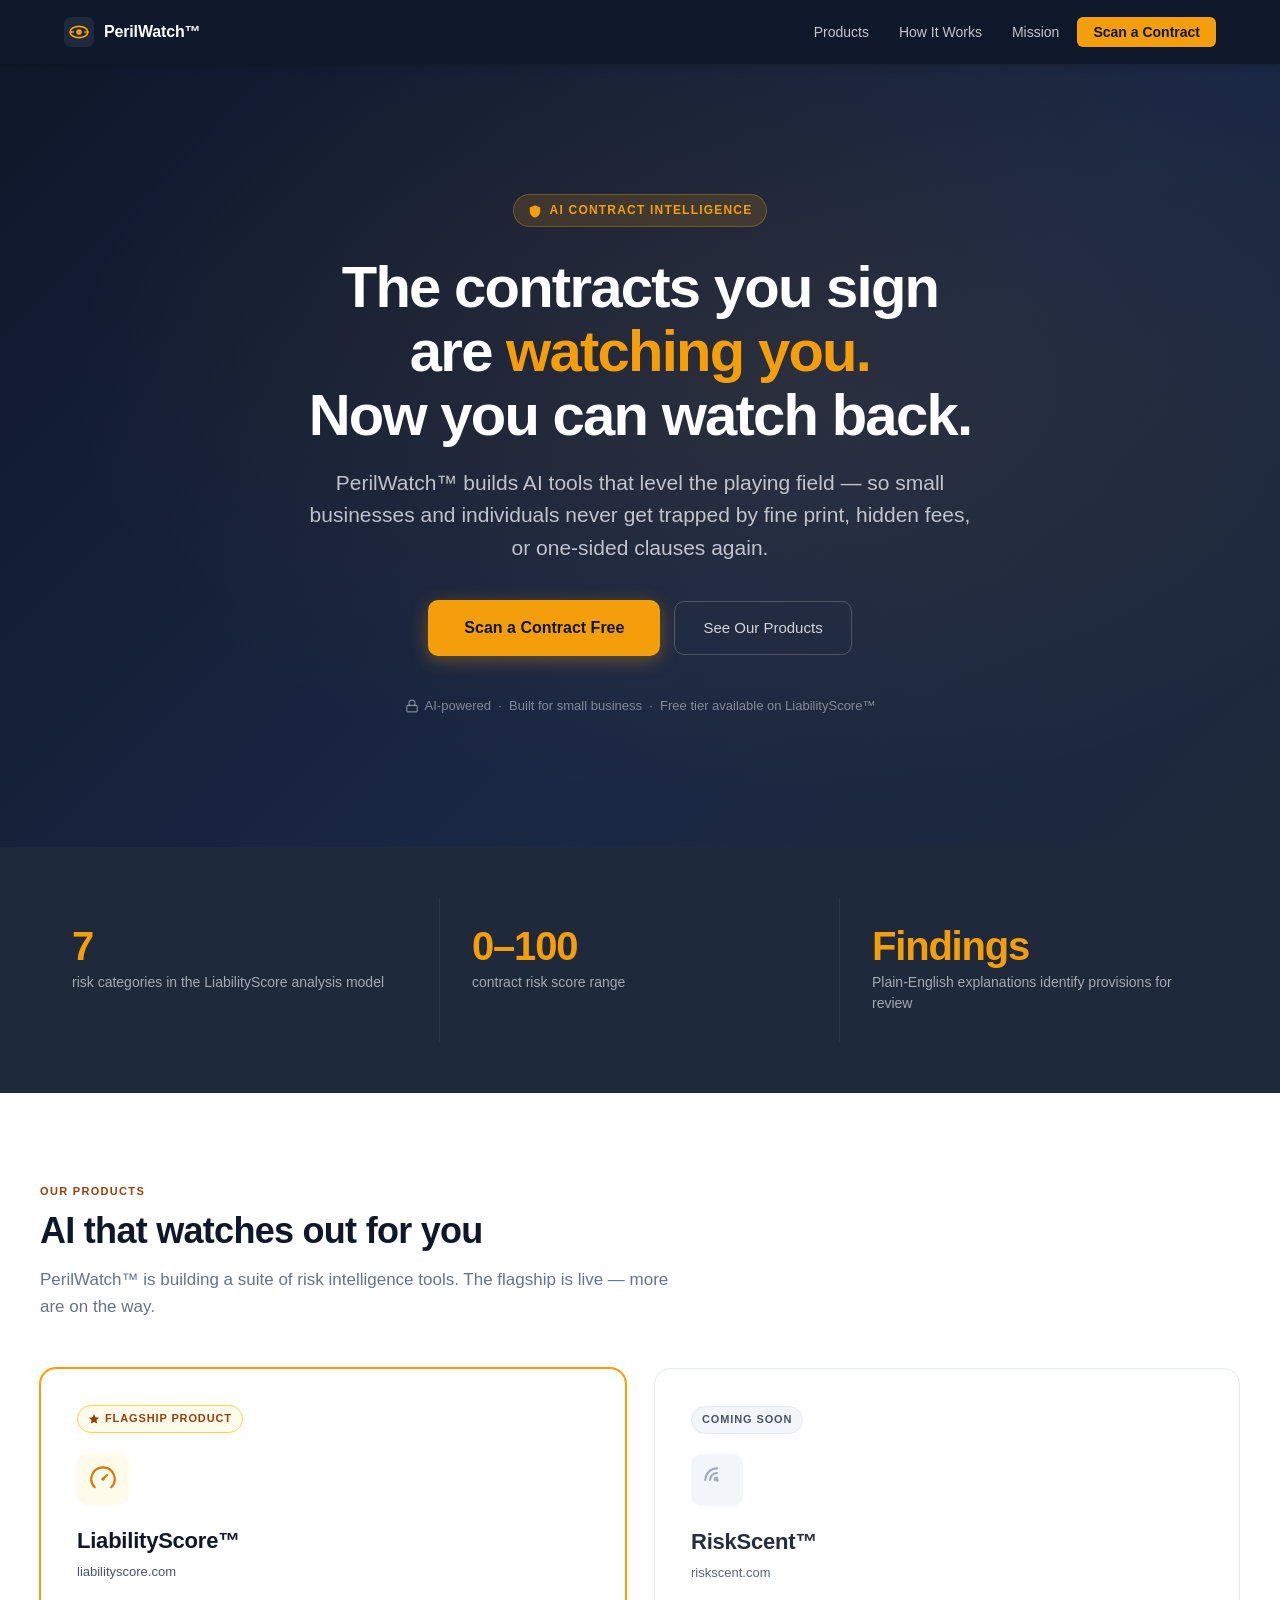
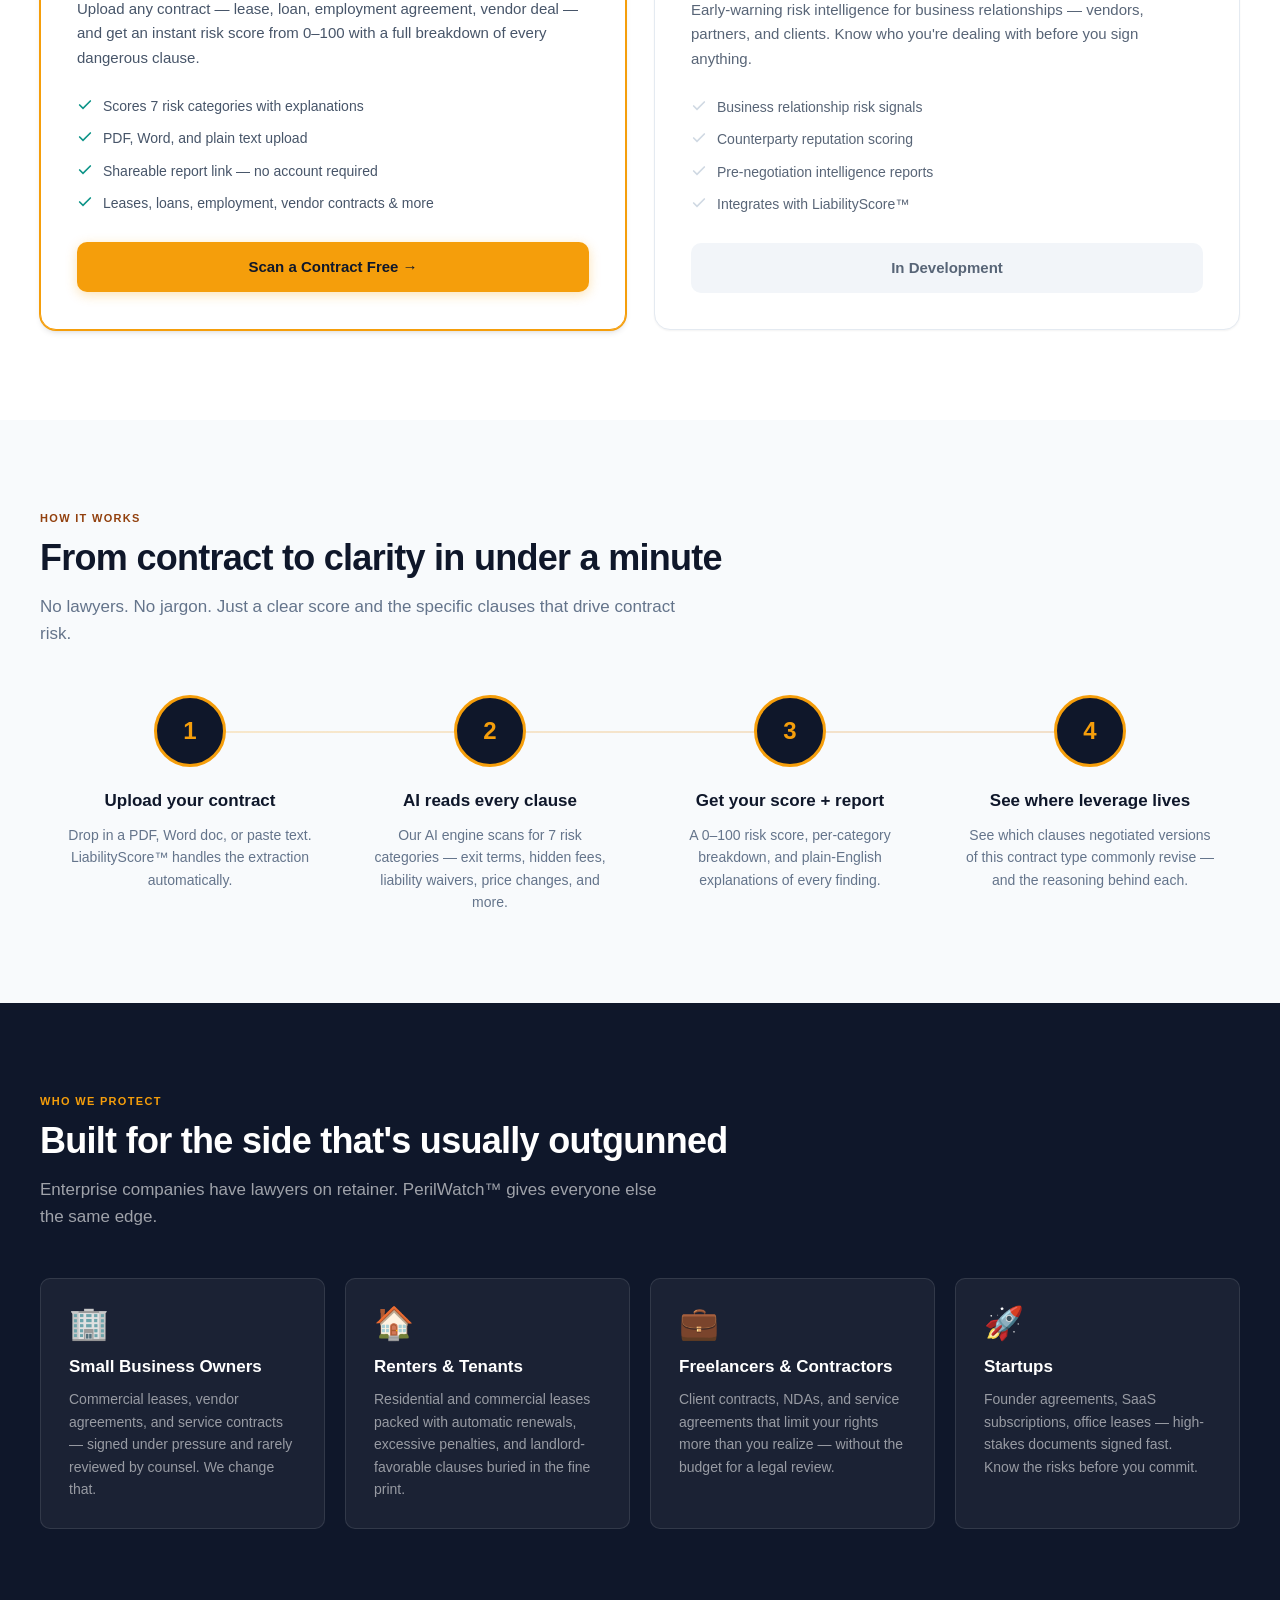
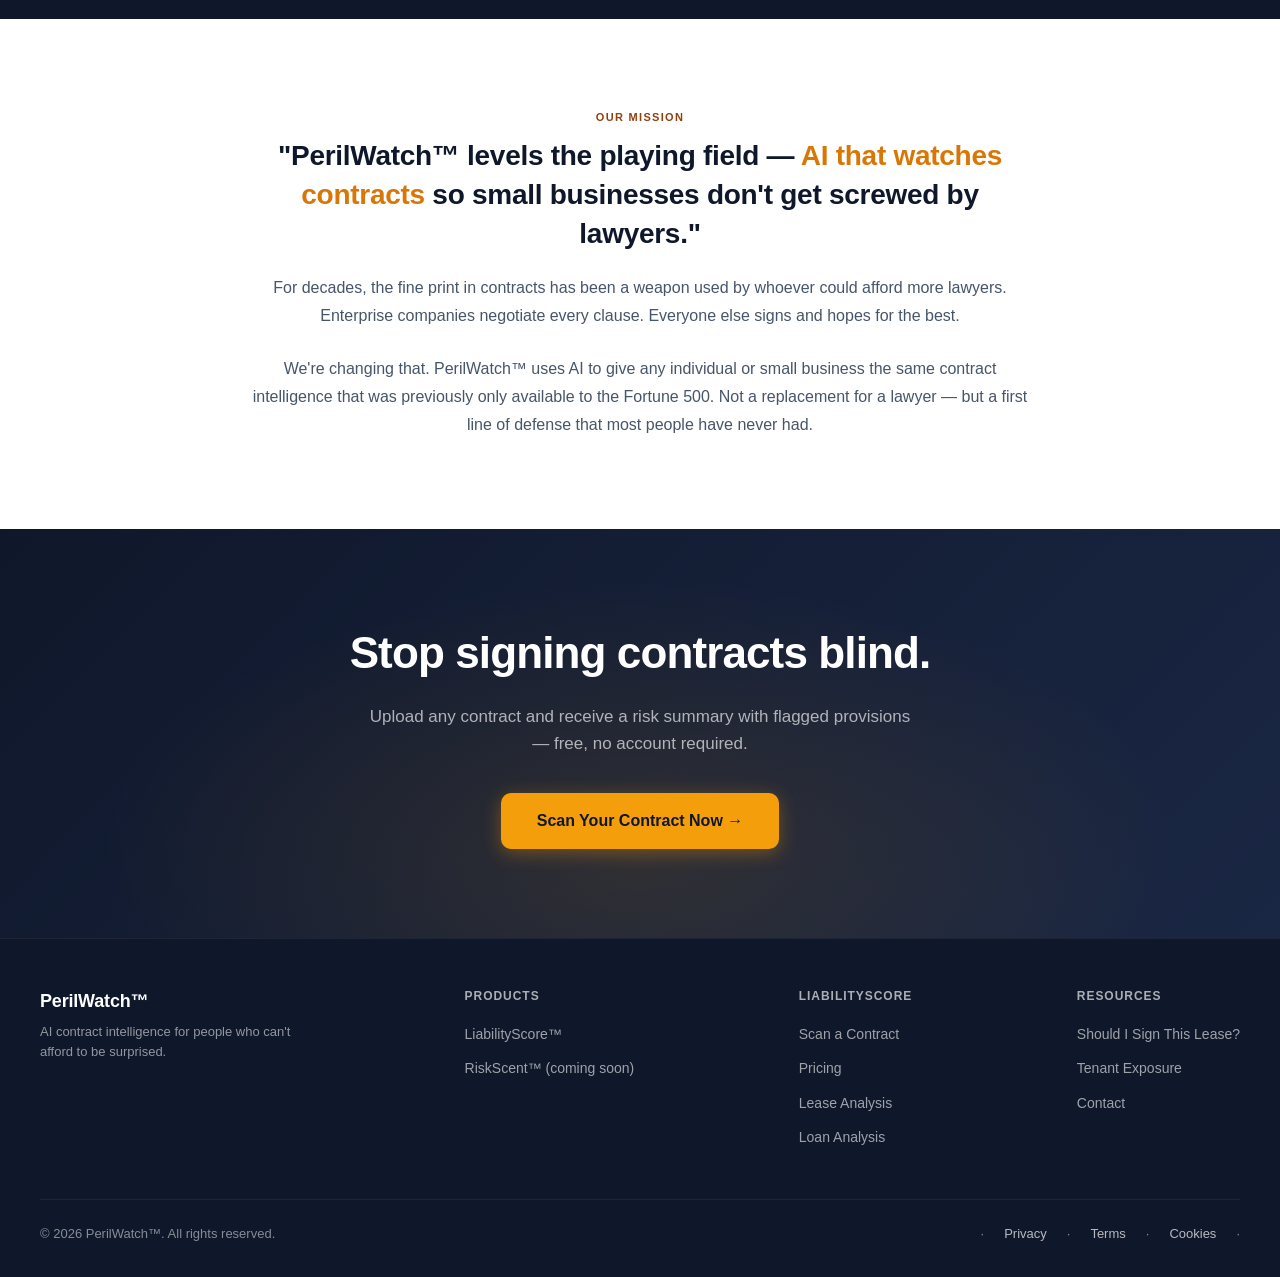
<file: index.html>
<!DOCTYPE html>
<html lang="en">
<head>
  <meta charset="UTF-8">
  <meta name="viewport" content="width=device-width, initial-scale=1.0">
  <title>PerilWatch™ — AI Contract Intelligence for Small Business</title>
  <meta name="description" content="PerilWatch™ builds AI tools that level the playing field on contracts. Upload any lease, loan, or agreement and get an instant 0–100 risk score. Free to start.">
  <link rel="canonical" href="https://perilwatch.com/">
  <link rel="icon" href="/favicon.svg" type="image/svg+xml">
  <meta property="og:title" content="PerilWatch™ — AI Contract Intelligence for Small Business">
  <meta property="og:description" content="AI that watches contracts so small businesses don't get burned by fine print, hidden fees, or one-sided clauses.">
  <meta property="og:url" content="https://perilwatch.com/">
  <meta property="og:type" content="website">
  <meta property="og:site_name" content="PerilWatch™">
  <meta property="og:image" content="https://perilwatch.com/og-image.png">
  <meta name="twitter:card" content="summary_large_image">
  <meta name="twitter:site" content="@LiabilityScore">
  <meta name="twitter:title" content="PerilWatch™ — AI Contract Intelligence for Small Business">
  <meta name="twitter:description" content="AI that watches contracts so small businesses don't get burned by fine print, hidden fees, or one-sided clauses.">
  <meta name="twitter:image" content="https://perilwatch.com/og-image.png">
  <meta property="article:modified_time" content="2026-04-10">
<!-- Google Tag Manager -->
<script>/*gtm-delay-interaction*/(function(w,d,s,l,i){w[l]=w[l]||[];var n=false;function g(){if(n)return;n=true;w[l].push({'gtm.start':new Date().getTime(),event:'gtm.js'});var f=d.getElementsByTagName(s)[0],j=d.createElement(s),dl=l!='dataLayer'?'&l='+l:'';j.async=true;j.src='https://www.googletagmanager.com/gtm.js?id='+i+dl;f.parentNode.insertBefore(j,f);}var e=['scroll','mousemove','touchstart','keydown','pointerdown','click'];function h(){e.forEach(function(x){w.removeEventListener(x,h,{passive:true});});g();}e.forEach(function(x){w.addEventListener(x,h,{passive:true});});w.addEventListener('load',function(){setTimeout(g,5000);});})(window,document,'script','dataLayer','GTM-TNNKFWLQ');</script>
<!-- End Google Tag Manager -->
  <script type="application/ld+json">
  {
    "@context": "https://schema.org",
    "@graph": [
      {
        "@type": "Organization",
        "@id": "https://perilwatch.com/#organization",
        "name": "PerilWatch™",
        "url": "https://perilwatch.com",
        "description": "AI contract intelligence for people who can't afford to be surprised. Parent brand of LiabilityScore™.",
        "foundingDate": "2026",
        "subOrganization": [
          { "@type": "Organization", "name": "LiabilityScore™", "url": "https://liabilityscore.com" }
        ],
        "contactPoint": {
          "@type": "ContactPoint",
          "email": "support@liabilityscore.com",
          "contactType": "customer support"
        }
      },
      {
        "@type": "WebSite",
        "@id": "https://perilwatch.com/#website",
        "url": "https://perilwatch.com",
        "name": "PerilWatch™",
        "publisher": { "@id": "https://perilwatch.com/#organization" }
      }
    ]
  }
  </script>
  <link rel="stylesheet" href="./css/style.css">
</head>
<body>
<!-- Google Tag Manager (noscript) -->
<noscript><iframe src="https://www.googletagmanager.com/ns.html?id=GTM-TNNKFWLQ"
height="0" width="0" style="display:none;visibility:hidden"></iframe></noscript>
<!-- End Google Tag Manager (noscript) -->
  <a href="#main" class="skip-link">Skip to main content</a>

  <header class="site-header">
    <nav class="nav-container" aria-label="Main navigation">
      <a href="./" class="nav-logo" aria-label="PerilWatch — Home">
        <!-- Eye/watch icon -->
        <svg viewBox="0 0 32 32" fill="none" xmlns="http://www.w3.org/2000/svg" aria-hidden="true">
          <rect width="32" height="32" rx="7" fill="#1e293b"/>
          <ellipse cx="16" cy="16" rx="9.5" ry="6" stroke="#f59e0b" stroke-width="1.8" fill="none"/>
          <circle cx="16" cy="16" r="3" fill="#f59e0b"/>
          <line x1="6.5" y1="16" x2="10" y2="16" stroke="#f59e0b" stroke-width="1.5" stroke-linecap="round"/>
          <line x1="22" y1="16" x2="25.5" y2="16" stroke="#f59e0b" stroke-width="1.5" stroke-linecap="round"/>
        </svg>
        <span>PerilWatch™</span>
      </a>
      <button class="nav-toggle" aria-expanded="false" aria-controls="nav-menu" aria-label="Toggle navigation menu">
        <svg class="icon-menu" viewBox="0 0 24 24" fill="none" stroke="currentColor" stroke-width="2" stroke-linecap="round"><line x1="3" y1="6" x2="21" y2="6"/><line x1="3" y1="12" x2="21" y2="12"/><line x1="3" y1="18" x2="21" y2="18"/></svg>
        <svg class="icon-close" viewBox="0 0 24 24" fill="none" stroke="currentColor" stroke-width="2" stroke-linecap="round" style="display:none"><line x1="6" y1="6" x2="18" y2="18"/><line x1="6" y1="18" x2="18" y2="6"/></svg>
      </button>
      <ul class="nav-links" id="nav-menu">
        <li><a href="#products">Products</a></li>
        <li><a href="#how-it-works">How It Works</a></li>
        <li><a href="#mission">Mission</a></li>
        <li><a href="https://liabilityscore.com/scan" class="nav-cta" target="_blank" rel="noopener noreferrer">Scan a Contract</a></li>
      </ul>
    </nav>
  </header>

  <main id="main">

    <!-- ─── HERO ─────────────────────────────────────────────────────── -->
    <section class="hero">
      <div class="hero-inner">
        <div class="hero-eyebrow">
          <!-- Shield icon -->
          <svg viewBox="0 0 24 24" fill="currentColor" aria-hidden="true"><path d="M12 2L3 6v6c0 5.25 3.75 10.15 9 11.35C17.25 22.15 21 17.25 21 12V6l-9-4z"/></svg>
          AI Contract Intelligence
        </div>
        <h1>The contracts you sign<br>are <em>watching you.</em><br>Now you can watch back.</h1>
        <p class="subtitle">PerilWatch™ builds AI tools that level the playing field — so small businesses and individuals never get trapped by fine print, hidden fees, or one-sided clauses again.</p>
        <div class="hero-cta-group">
          <a href="https://liabilityscore.com/scan" class="btn-primary" target="_blank" rel="noopener noreferrer">Scan a Contract Free</a>
          <a href="#products" class="btn-ghost">See Our Products</a>
        </div>
        <p class="hero-trust">
          <!-- Lock icon -->
          <svg viewBox="0 0 24 24" fill="none" stroke="currentColor" stroke-width="2" stroke-linecap="round" aria-hidden="true"><rect x="3" y="11" width="18" height="11" rx="2"/><path d="M7 11V7a5 5 0 0 1 10 0v4"/></svg>
          AI-powered &nbsp;·&nbsp; Built for small business &nbsp;·&nbsp; Free tier available on LiabilityScore™
        </p>
      </div>
    </section>

    <!-- ─── PROBLEM STRIP ─────────────────────────────────────────────── -->
    <div class="problem-strip" aria-label="What LiabilityScore analyzes">
      <div class="problem-grid">
        <div class="problem-item">
          <div class="problem-stat">7</div>
          <div class="problem-desc">risk categories in the LiabilityScore analysis model</div>
        </div>
        <div class="problem-item">
          <div class="problem-stat">0–100</div>
          <div class="problem-desc">contract risk score range</div>
        </div>
        <div class="problem-item">
          <div class="problem-stat">Findings</div>
          <div class="problem-desc">Plain-English explanations identify provisions for review</div>
        </div>
      </div>
    </div>

    <!-- ─── PRODUCTS ──────────────────────────────────────────────────── -->
    <section class="section" id="products">
      <div class="section-inner">
        <p class="section-label">Our Products</p>
        <h2 class="section-title">AI that watches out for you</h2>
        <p class="section-subtitle">PerilWatch™ is building a suite of risk intelligence tools. The flagship is live — more are on the way.</p>

        <div class="products-grid">

          <!-- LiabilityScore -->
          <div class="product-card product-card--flagship">
            <div class="product-badge product-badge--flagship">
              <!-- Star icon -->
              <svg width="12" height="12" viewBox="0 0 24 24" fill="currentColor" aria-hidden="true"><path d="M12 2l3.09 6.26L22 9.27l-5 4.87 1.18 6.88L12 17.77l-6.18 3.25L7 14.14 2 9.27l6.91-1.01L12 2z"/></svg>
              Flagship Product
            </div>
            <div class="product-icon product-icon--flagship">
              <!-- Score/gauge icon -->
              <svg viewBox="0 0 24 24" fill="none" stroke="#d97706" stroke-width="1.8" stroke-linecap="round" aria-hidden="true">
                <path d="M12 2a10 10 0 0 1 7.07 17.07"/>
                <path d="M4.93 19.07A10 10 0 0 1 12 2"/>
                <path d="M12 12l3.5-3.5"/>
                <circle cx="12" cy="12" r="1.5" fill="#d97706" stroke="none"/>
              </svg>
            </div>
            <div class="product-name">LiabilityScore™</div>
            <div class="product-domain">liabilityscore.com</div>
            <p class="product-desc">Upload any contract — lease, loan, employment agreement, vendor deal — and get an instant risk score from 0–100 with a full breakdown of every dangerous clause.</p>
            <ul class="product-features">
              <li>
                <svg viewBox="0 0 24 24" fill="none" stroke="currentColor" stroke-width="2.5" stroke-linecap="round" aria-hidden="true"><polyline points="20 6 9 17 4 12"/></svg>
                Scores 7 risk categories with explanations
              </li>
              <li>
                <svg viewBox="0 0 24 24" fill="none" stroke="currentColor" stroke-width="2.5" stroke-linecap="round" aria-hidden="true"><polyline points="20 6 9 17 4 12"/></svg>
                PDF, Word, and plain text upload
              </li>
              <li>
                <svg viewBox="0 0 24 24" fill="none" stroke="currentColor" stroke-width="2.5" stroke-linecap="round" aria-hidden="true"><polyline points="20 6 9 17 4 12"/></svg>
                Shareable report link — no account required
              </li>
              <li>
                <svg viewBox="0 0 24 24" fill="none" stroke="currentColor" stroke-width="2.5" stroke-linecap="round" aria-hidden="true"><polyline points="20 6 9 17 4 12"/></svg>
                Leases, loans, employment, vendor contracts &amp; more
              </li>
            </ul>
            <a href="https://liabilityscore.com/scan" class="btn-product btn-product--flagship" target="_blank" rel="noopener noreferrer">Scan a Contract Free →</a>
          </div>

          <!-- RiskScent -->
          <div class="product-card product-card--coming-soon">
            <div class="product-badge product-badge--soon">Coming Soon</div>
            <div class="product-icon product-icon--soon">
              <!-- Nose/scent icon — using a simple radar-like shape -->
              <svg viewBox="0 0 24 24" fill="none" stroke="#94a3b8" stroke-width="1.8" stroke-linecap="round" aria-hidden="true">
                <path d="M12 2C6.48 2 2 6.48 2 12"/>
                <path d="M12 6c-3.31 0-6 2.69-6 6"/>
                <path d="M12 10c-1.1 0-2 .9-2 2"/>
                <circle cx="12" cy="12" r="1.5" fill="#94a3b8" stroke="none"/>
              </svg>
            </div>
            <div class="product-name">RiskScent™</div>
            <div class="product-domain">riskscent.com</div>
            <p class="product-desc">Early-warning risk intelligence for business relationships — vendors, partners, and clients. Know who you're dealing with before you sign anything.</p>
            <ul class="product-features">
              <li>
                <svg viewBox="0 0 24 24" fill="none" stroke="currentColor" stroke-width="2.5" stroke-linecap="round" aria-hidden="true"><polyline points="20 6 9 17 4 12"/></svg>
                Business relationship risk signals
              </li>
              <li>
                <svg viewBox="0 0 24 24" fill="none" stroke="currentColor" stroke-width="2.5" stroke-linecap="round" aria-hidden="true"><polyline points="20 6 9 17 4 12"/></svg>
                Counterparty reputation scoring
              </li>
              <li>
                <svg viewBox="0 0 24 24" fill="none" stroke="currentColor" stroke-width="2.5" stroke-linecap="round" aria-hidden="true"><polyline points="20 6 9 17 4 12"/></svg>
                Pre-negotiation intelligence reports
              </li>
              <li>
                <svg viewBox="0 0 24 24" fill="none" stroke="currentColor" stroke-width="2.5" stroke-linecap="round" aria-hidden="true"><polyline points="20 6 9 17 4 12"/></svg>
                Integrates with LiabilityScore™
              </li>
            </ul>
            <span class="btn-product btn-product--soon">In Development</span>
          </div>

        </div>
      </div>
    </section>

    <!-- ─── HOW IT WORKS ──────────────────────────────────────────────── -->
    <section class="section section--alt" id="how-it-works">
      <div class="section-inner">
        <p class="section-label">How It Works</p>
        <h2 class="section-title">From contract to clarity in under a minute</h2>
        <p class="section-subtitle">No lawyers. No jargon. Just a clear score and the specific clauses that drive contract risk.</p>

        <div class="steps-grid">
          <div class="step-item">
            <div class="step-number">1</div>
            <div class="step-title">Upload your contract</div>
            <p class="step-desc">Drop in a PDF, Word doc, or paste text. LiabilityScore™ handles the extraction automatically.</p>
          </div>
          <div class="step-item">
            <div class="step-number">2</div>
            <div class="step-title">AI reads every clause</div>
            <p class="step-desc">Our AI engine scans for 7 risk categories — exit terms, hidden fees, liability waivers, price changes, and more.</p>
          </div>
          <div class="step-item">
            <div class="step-number">3</div>
            <div class="step-title">Get your score + report</div>
            <p class="step-desc">A 0–100 risk score, per-category breakdown, and plain-English explanations of every finding.</p>
          </div>
          <div class="step-item">
            <div class="step-number">4</div>
            <div class="step-title">See where leverage lives</div>
            <p class="step-desc">See which clauses negotiated versions of this contract type commonly revise — and the reasoning behind each.</p>
          </div>
        </div>
      </div>
    </section>

    <!-- ─── WHO IT'S FOR ──────────────────────────────────────────────── -->
    <section class="section section--dark" id="who">
      <div class="section-inner">
        <p class="section-label">Who We Protect</p>
        <h2 class="section-title">Built for the side that's usually outgunned</h2>
        <p class="section-subtitle">Enterprise companies have lawyers on retainer. PerilWatch™ gives everyone else the same edge.</p>

        <div class="audience-grid">
          <div class="audience-card">
            <div class="audience-icon">🏢</div>
            <div class="audience-title">Small Business Owners</div>
            <p class="audience-desc">Commercial leases, vendor agreements, and service contracts — signed under pressure and rarely reviewed by counsel. We change that.</p>
          </div>
          <div class="audience-card">
            <div class="audience-icon">🏠</div>
            <div class="audience-title">Renters &amp; Tenants</div>
            <p class="audience-desc">Residential and commercial leases packed with automatic renewals, excessive penalties, and landlord-favorable clauses buried in the fine print.</p>
          </div>
          <div class="audience-card">
            <div class="audience-icon">💼</div>
            <div class="audience-title">Freelancers &amp; Contractors</div>
            <p class="audience-desc">Client contracts, NDAs, and service agreements that limit your rights more than you realize — without the budget for a legal review.</p>
          </div>
          <div class="audience-card">
            <div class="audience-icon">🚀</div>
            <div class="audience-title">Startups</div>
            <p class="audience-desc">Founder agreements, SaaS subscriptions, office leases — high-stakes documents signed fast. Know the risks before you commit.</p>
          </div>
        </div>
      </div>
    </section>

    <!-- ─── MISSION ───────────────────────────────────────────────────── -->
    <section class="section" id="mission">
      <div class="section-inner">
        <div class="mission-block">
          <p class="section-label" style="text-align:center;">Our Mission</p>
          <p class="mission-quote">"PerilWatch™ levels the playing field — <em>AI that watches contracts</em> so small businesses don't get screwed by lawyers."</p>
          <p class="mission-body">For decades, the fine print in contracts has been a weapon used by whoever could afford more lawyers. Enterprise companies negotiate every clause. Everyone else signs and hopes for the best.</p>
          <br>
          <p class="mission-body">We're changing that. PerilWatch™ uses AI to give any individual or small business the same contract intelligence that was previously only available to the Fortune 500. Not a replacement for a lawyer — but a first line of defense that most people have never had.</p>
        </div>
      </div>
    </section>

    <!-- ─── CTA BANNER ────────────────────────────────────────────────── -->
    <section class="cta-banner" aria-labelledby="cta-heading">
      <div class="cta-banner-inner">
        <h2 id="cta-heading">Stop signing contracts blind.</h2>
        <p>Upload any contract and receive a risk summary with flagged provisions — free, no account required.</p>
        <a href="https://liabilityscore.com/scan" class="btn-primary" target="_blank" rel="noopener noreferrer">Scan Your Contract Now →</a>
      </div>
    </section>

  </main>

  <!-- ─── FOOTER ──────────────────────────────────────────────────────── -->
  <footer class="site-footer">
    <div class="footer-inner">
      <div class="footer-top">
        <div class="footer-brand">
          <div class="brand-name">PerilWatch™</div>
          <p class="brand-tagline">AI contract intelligence for people who can't afford to be surprised.</p>
        </div>
        <div class="footer-links-col">
          <p class="footer-col-heading">Products</p>
          <ul>
            <li><a href="https://liabilityscore.com" target="_blank" rel="noopener noreferrer">LiabilityScore™</a></li>
            <li><a href="https://riskscent.com" target="_blank" rel="noopener noreferrer">RiskScent™ (coming soon)</a></li>
          </ul>
        </div>
        <div class="footer-links-col">
          <p class="footer-col-heading">LiabilityScore</p>
          <ul>
            <li><a href="https://liabilityscore.com/scan" target="_blank" rel="noopener noreferrer">Scan a Contract</a></li>
            <li><a href="https://liabilityscore.com/pricing" target="_blank" rel="noopener noreferrer">Pricing</a></li>
            <li><a href="https://liabilityscore.com/leases" target="_blank" rel="noopener noreferrer">Lease Analysis</a></li>
            <li><a href="https://liabilityscore.com/loans" target="_blank" rel="noopener noreferrer">Loan Analysis</a></li>
          </ul>
        </div>
        <div class="footer-links-col">
          <p class="footer-col-heading">Resources</p>
          <ul>
            <li><a href="https://shouldisignthislease.com" target="_blank" rel="noopener noreferrer">Should I Sign This Lease?</a></li>
            <li><a href="https://tenantexposure.com" target="_blank" rel="noopener noreferrer">Tenant Exposure</a></li>
            <li><a href="https://liabilityscore.com/contact" target="_blank" rel="noopener noreferrer">Contact</a></li>
          </ul>
        </div>
      </div>
      <div class="footer-bottom">
        <span>&copy; 2026 PerilWatch™. All rights reserved.</span>
        <div class="footer-links-inline">
          &middot; <a href="/privacy" class="footer-legal-link">Privacy</a> &middot; <a href="/terms" class="footer-legal-link">Terms</a> &middot; <a href="/cookies" class="footer-legal-link">Cookies</a> &middot;
        </div>
      </div>
    </div>
  </footer>

  <script src="./js/main.js?v=2" defer></script>
</body>
</html>
</file>
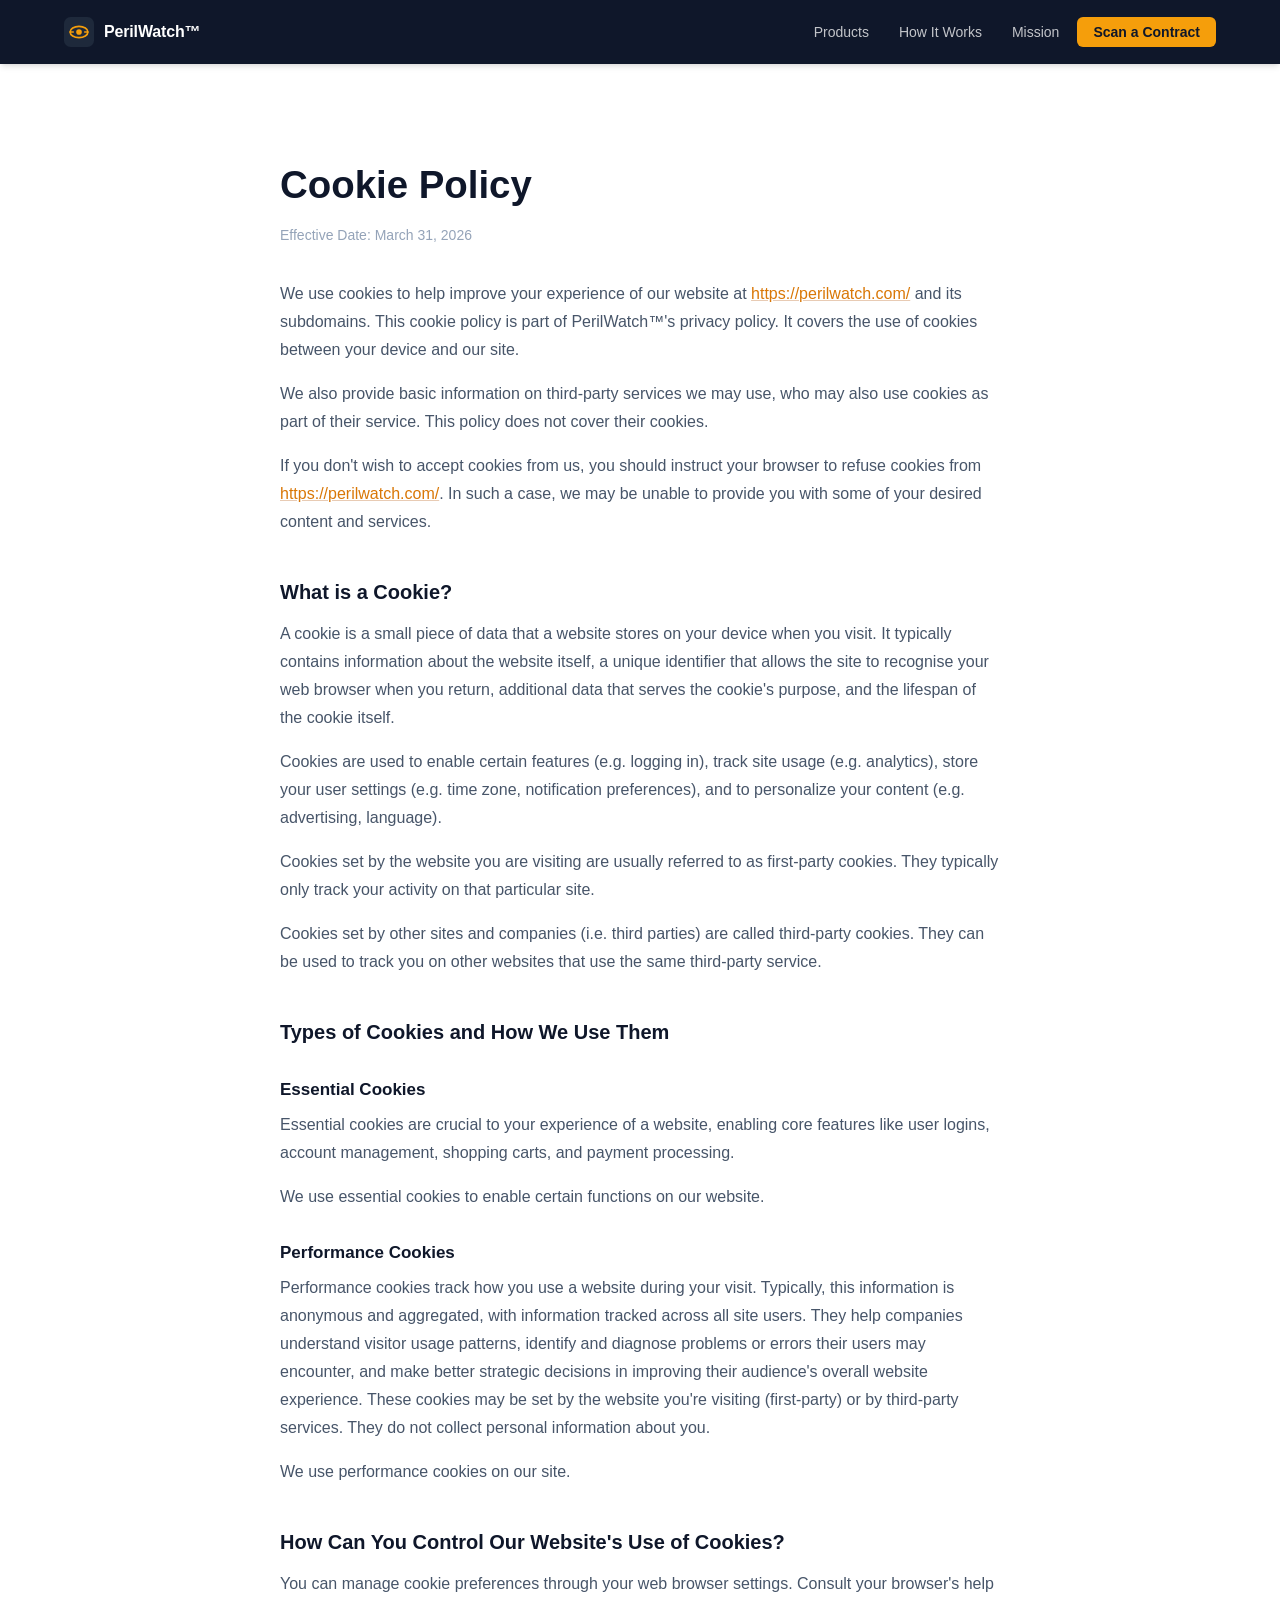
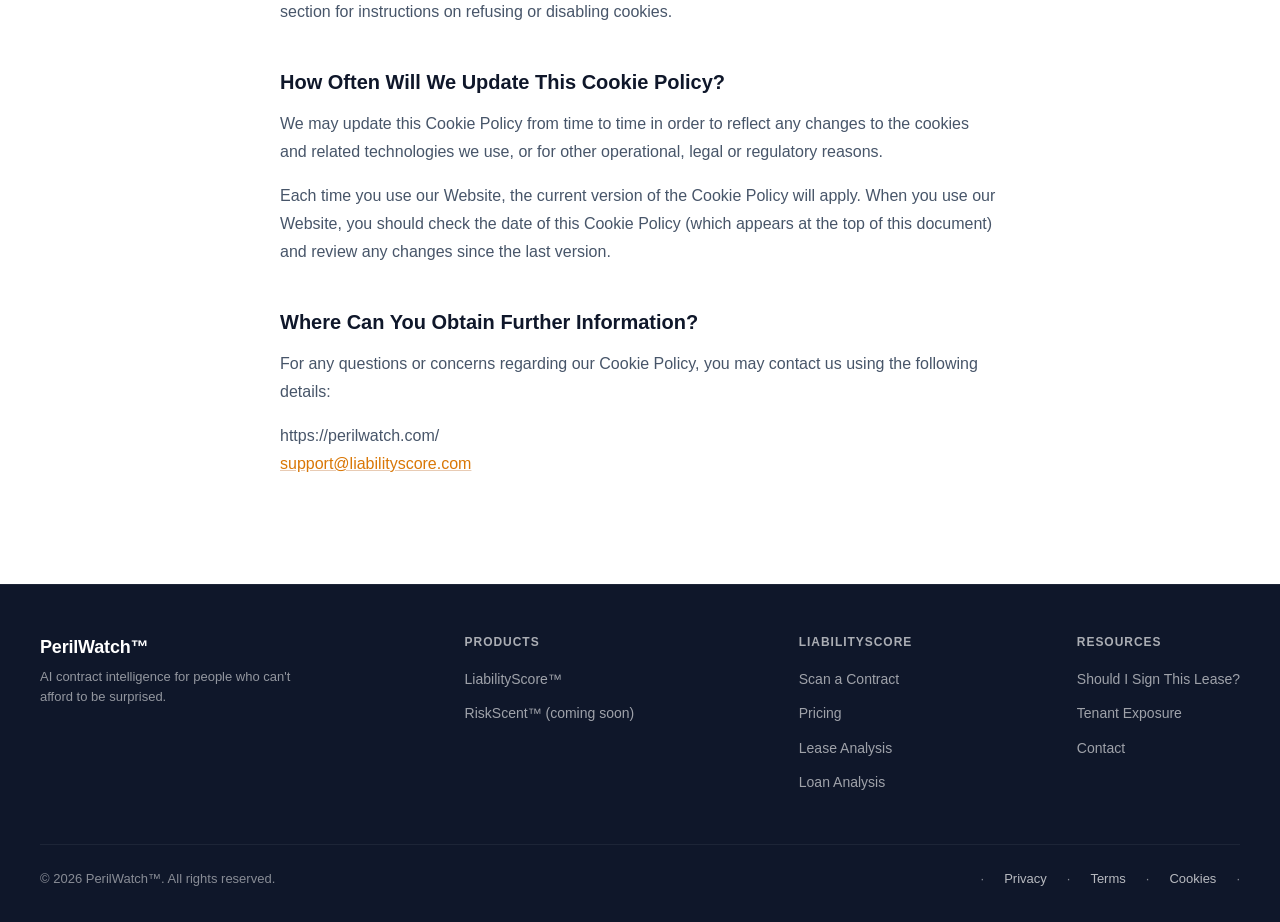
<file: cookies.html>
<!DOCTYPE html>
<html lang="en">
<head>
  <meta charset="UTF-8">
  <meta name="viewport" content="width=device-width, initial-scale=1.0">
  <title>Cookie Policy — PerilWatch™</title>
  <meta name="description" content="Cookie Policy for PerilWatch™. Learn how we use cookies on perilwatch.com.">
  <link rel="canonical" href="https://perilwatch.com/cookies">
  <link rel="icon" href="/favicon.svg" type="image/svg+xml">
  <meta property="og:title" content="Cookie Policy — PerilWatch™">
  <meta property="og:url" content="https://perilwatch.com/cookies">
  <meta property="og:type" content="website">
  <meta property="og:site_name" content="PerilWatch™">
  <meta name="twitter:card" content="summary_large_image">
<!-- Google Tag Manager -->
<script>/*gtm-delay-interaction*/(function(w,d,s,l,i){w[l]=w[l]||[];var n=false;function g(){if(n)return;n=true;w[l].push({'gtm.start':new Date().getTime(),event:'gtm.js'});var f=d.getElementsByTagName(s)[0],j=d.createElement(s),dl=l!='dataLayer'?'&l='+l:'';j.async=true;j.src='https://www.googletagmanager.com/gtm.js?id='+i+dl;f.parentNode.insertBefore(j,f);}var e=['scroll','mousemove','touchstart','keydown','pointerdown','click'];function h(){e.forEach(function(x){w.removeEventListener(x,h,{passive:true});});g();}e.forEach(function(x){w.addEventListener(x,h,{passive:true});});w.addEventListener('load',function(){setTimeout(g,5000);});})(window,document,'script','dataLayer','GTM-TNNKFWLQ');</script>
<!-- End Google Tag Manager -->
  <link rel="stylesheet" href="./css/style.css">
</head>
<body>
<!-- Google Tag Manager (noscript) -->
<noscript><iframe src="https://www.googletagmanager.com/ns.html?id=GTM-TNNKFWLQ"
height="0" width="0" style="display:none;visibility:hidden"></iframe></noscript>
<!-- End Google Tag Manager (noscript) -->
  <a href="#main" class="skip-link">Skip to main content</a>

  <header class="site-header">
    <nav class="nav-container" aria-label="Main navigation">
      <a href="./" class="nav-logo" aria-label="PerilWatch — Home">
        <svg viewBox="0 0 32 32" fill="none" xmlns="http://www.w3.org/2000/svg" aria-hidden="true">
          <rect width="32" height="32" rx="7" fill="#1e293b"/>
          <ellipse cx="16" cy="16" rx="9.5" ry="6" stroke="#f59e0b" stroke-width="1.8" fill="none"/>
          <circle cx="16" cy="16" r="3" fill="#f59e0b"/>
          <line x1="6.5" y1="16" x2="10" y2="16" stroke="#f59e0b" stroke-width="1.5" stroke-linecap="round"/>
          <line x1="22" y1="16" x2="25.5" y2="16" stroke="#f59e0b" stroke-width="1.5" stroke-linecap="round"/>
        </svg>
        <span>PerilWatch™</span>
      </a>
      <button class="nav-toggle" aria-expanded="false" aria-controls="nav-menu" aria-label="Toggle navigation menu">
        <svg class="icon-menu" viewBox="0 0 24 24" fill="none" stroke="currentColor" stroke-width="2" stroke-linecap="round"><line x1="3" y1="6" x2="21" y2="6"/><line x1="3" y1="12" x2="21" y2="12"/><line x1="3" y1="18" x2="21" y2="18"/></svg>
        <svg class="icon-close" viewBox="0 0 24 24" fill="none" stroke="currentColor" stroke-width="2" stroke-linecap="round" style="display:none"><line x1="6" y1="6" x2="18" y2="18"/><line x1="6" y1="18" x2="18" y2="6"/></svg>
      </button>
      <ul class="nav-links" id="nav-menu">
        <li><a href="/#products">Products</a></li>
        <li><a href="/#how-it-works">How It Works</a></li>
        <li><a href="/#mission">Mission</a></li>
        <li><a href="https://liabilityscore.com/scan" class="nav-cta" target="_blank" rel="noopener noreferrer">Scan a Contract</a></li>
      </ul>
    </nav>
  </header>

  <main id="main">
    <div class="section">
      <div class="section-inner legal-content">

        <h1>Cookie Policy</h1>
        <p class="effective-date">Effective Date: March 31, 2026</p>

        <p>We use cookies to help improve your experience of our website at <a href="https://perilwatch.com/">https://perilwatch.com/</a> and its subdomains. This cookie policy is part of PerilWatch™'s privacy policy. It covers the use of cookies between your device and our site.</p>
        <p>We also provide basic information on third-party services we may use, who may also use cookies as part of their service. This policy does not cover their cookies.</p>
        <p>If you don't wish to accept cookies from us, you should instruct your browser to refuse cookies from <a href="https://perilwatch.com/">https://perilwatch.com/</a>. In such a case, we may be unable to provide you with some of your desired content and services.</p>

        <h2>What is a Cookie?</h2>
        <p>A cookie is a small piece of data that a website stores on your device when you visit. It typically contains information about the website itself, a unique identifier that allows the site to recognise your web browser when you return, additional data that serves the cookie's purpose, and the lifespan of the cookie itself.</p>
        <p>Cookies are used to enable certain features (e.g. logging in), track site usage (e.g. analytics), store your user settings (e.g. time zone, notification preferences), and to personalize your content (e.g. advertising, language).</p>
        <p>Cookies set by the website you are visiting are usually referred to as first-party cookies. They typically only track your activity on that particular site.</p>
        <p>Cookies set by other sites and companies (i.e. third parties) are called third-party cookies. They can be used to track you on other websites that use the same third-party service.</p>

        <h2>Types of Cookies and How We Use Them</h2>

        <h3>Essential Cookies</h3>
        <p>Essential cookies are crucial to your experience of a website, enabling core features like user logins, account management, shopping carts, and payment processing.</p>
        <p>We use essential cookies to enable certain functions on our website.</p>

        <h3>Performance Cookies</h3>
        <p>Performance cookies track how you use a website during your visit. Typically, this information is anonymous and aggregated, with information tracked across all site users. They help companies understand visitor usage patterns, identify and diagnose problems or errors their users may encounter, and make better strategic decisions in improving their audience's overall website experience. These cookies may be set by the website you're visiting (first-party) or by third-party services. They do not collect personal information about you.</p>
        <p>We use performance cookies on our site.</p>

        <h2>How Can You Control Our Website's Use of Cookies?</h2>
        <p>You can manage cookie preferences through your web browser settings. Consult your browser's help section for instructions on refusing or disabling cookies.</p>

        <h2>How Often Will We Update This Cookie Policy?</h2>
        <p>We may update this Cookie Policy from time to time in order to reflect any changes to the cookies and related technologies we use, or for other operational, legal or regulatory reasons.</p>
        <p>Each time you use our Website, the current version of the Cookie Policy will apply. When you use our Website, you should check the date of this Cookie Policy (which appears at the top of this document) and review any changes since the last version.</p>

        <h2>Where Can You Obtain Further Information?</h2>
        <p>For any questions or concerns regarding our Cookie Policy, you may contact us using the following details:</p>
        <p>https://perilwatch.com/<br>
        <a href="mailto:support@liabilityscore.com">support@liabilityscore.com</a></p>

      </div>
    </div>
  </main>

  <footer class="site-footer">
    <div class="footer-inner">
      <div class="footer-top">
        <div class="footer-brand">
          <div class="brand-name">PerilWatch™</div>
          <p class="brand-tagline">AI contract intelligence for people who can't afford to be surprised.</p>
        </div>
        <div class="footer-links-col">
          <p class="footer-col-heading">Products</p>
          <ul>
            <li><a href="https://liabilityscore.com" target="_blank" rel="noopener noreferrer">LiabilityScore™</a></li>
            <li><a href="https://riskscent.com" target="_blank" rel="noopener noreferrer">RiskScent™ (coming soon)</a></li>
          </ul>
        </div>
        <div class="footer-links-col">
          <p class="footer-col-heading">LiabilityScore</p>
          <ul>
            <li><a href="https://liabilityscore.com/scan" target="_blank" rel="noopener noreferrer">Scan a Contract</a></li>
            <li><a href="https://liabilityscore.com/pricing" target="_blank" rel="noopener noreferrer">Pricing</a></li>
            <li><a href="https://liabilityscore.com/leases" target="_blank" rel="noopener noreferrer">Lease Analysis</a></li>
            <li><a href="https://liabilityscore.com/loans" target="_blank" rel="noopener noreferrer">Loan Analysis</a></li>
          </ul>
        </div>
        <div class="footer-links-col">
          <p class="footer-col-heading">Resources</p>
          <ul>
            <li><a href="https://shouldisignthislease.com" target="_blank" rel="noopener noreferrer">Should I Sign This Lease?</a></li>
            <li><a href="https://tenantexposure.com" target="_blank" rel="noopener noreferrer">Tenant Exposure</a></li>
            <li><a href="https://liabilityscore.com/contact" target="_blank" rel="noopener noreferrer">Contact</a></li>
          </ul>
        </div>
      </div>
      <div class="footer-bottom">
        <span>&copy; 2026 PerilWatch™. All rights reserved.</span>
        <div class="footer-links-inline">
          &middot; <a href="/privacy" class="footer-legal-link">Privacy</a> &middot; <a href="/terms" class="footer-legal-link">Terms</a> &middot; <a href="/cookies" class="footer-legal-link">Cookies</a> &middot;
        </div>
      </div>
    </div>
  </footer>

  <script src="./js/main.js?v=2" defer></script>
</body>
</html>
</file>
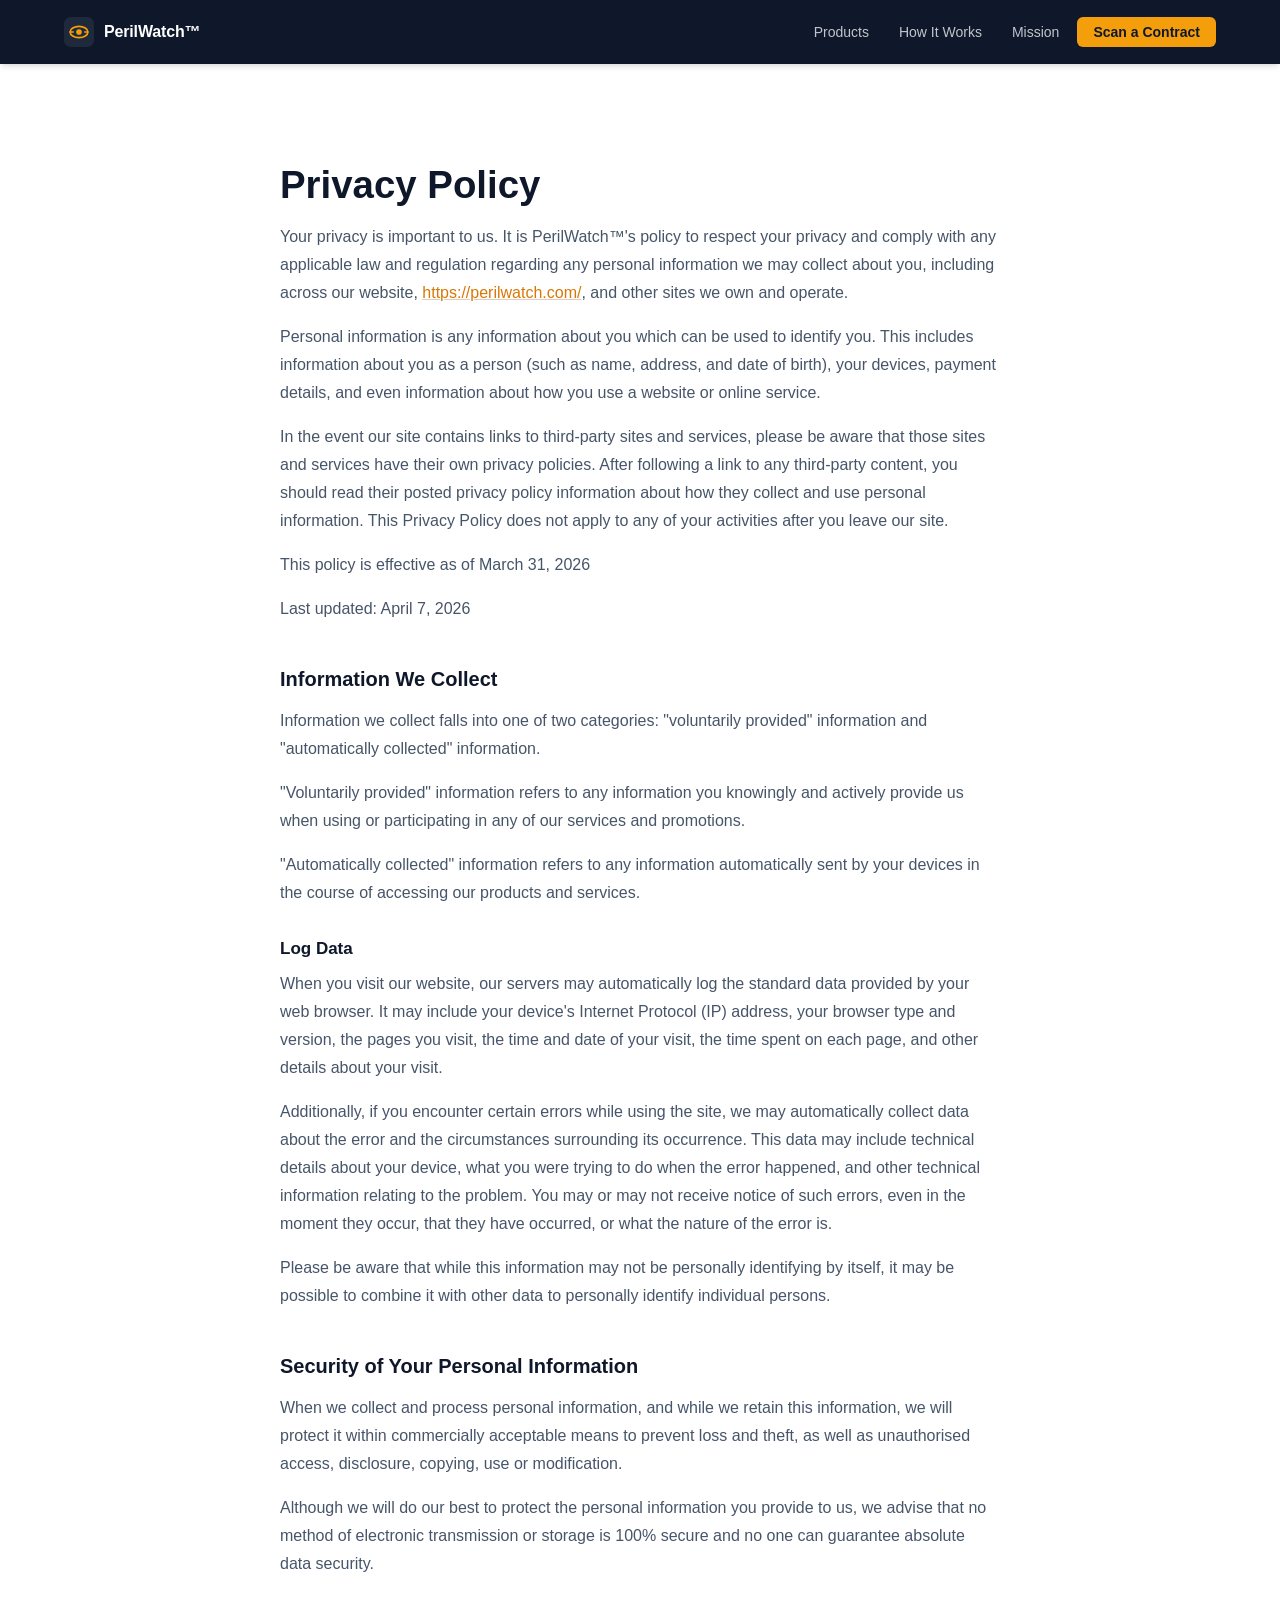
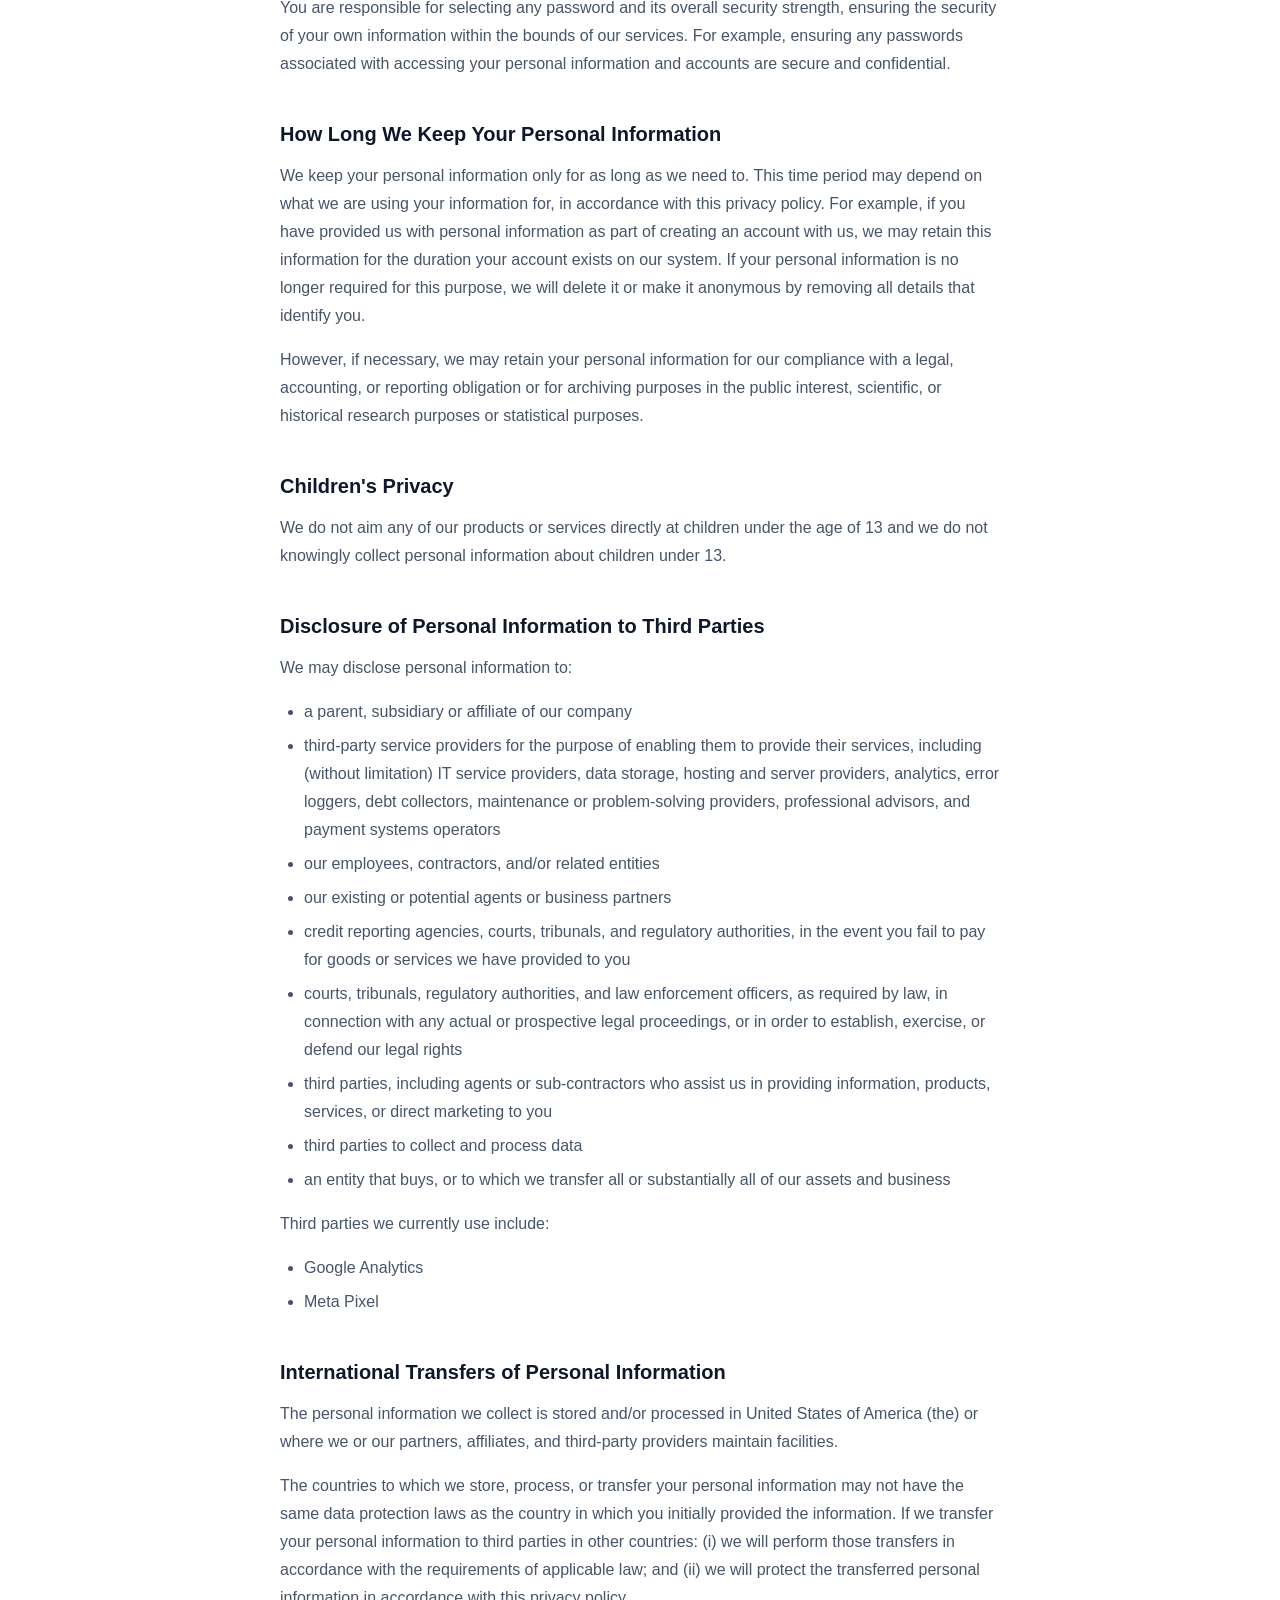
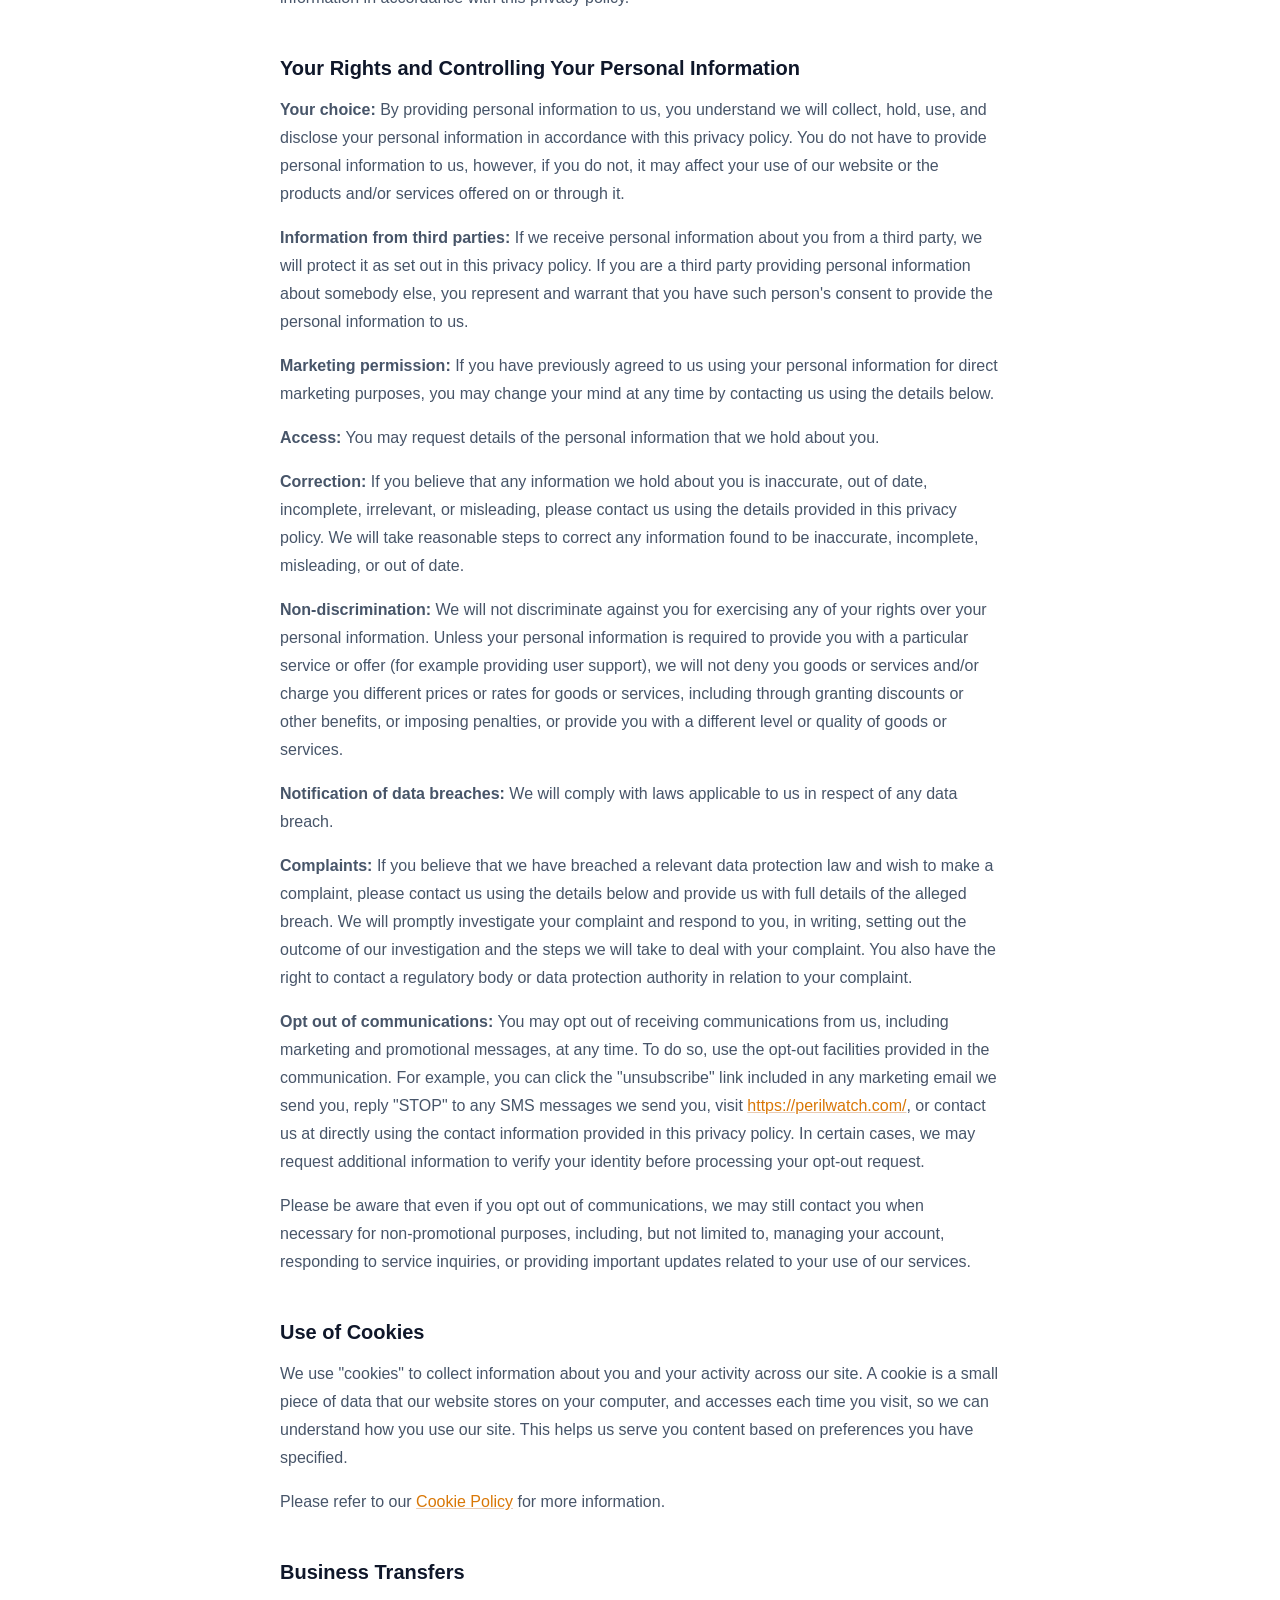
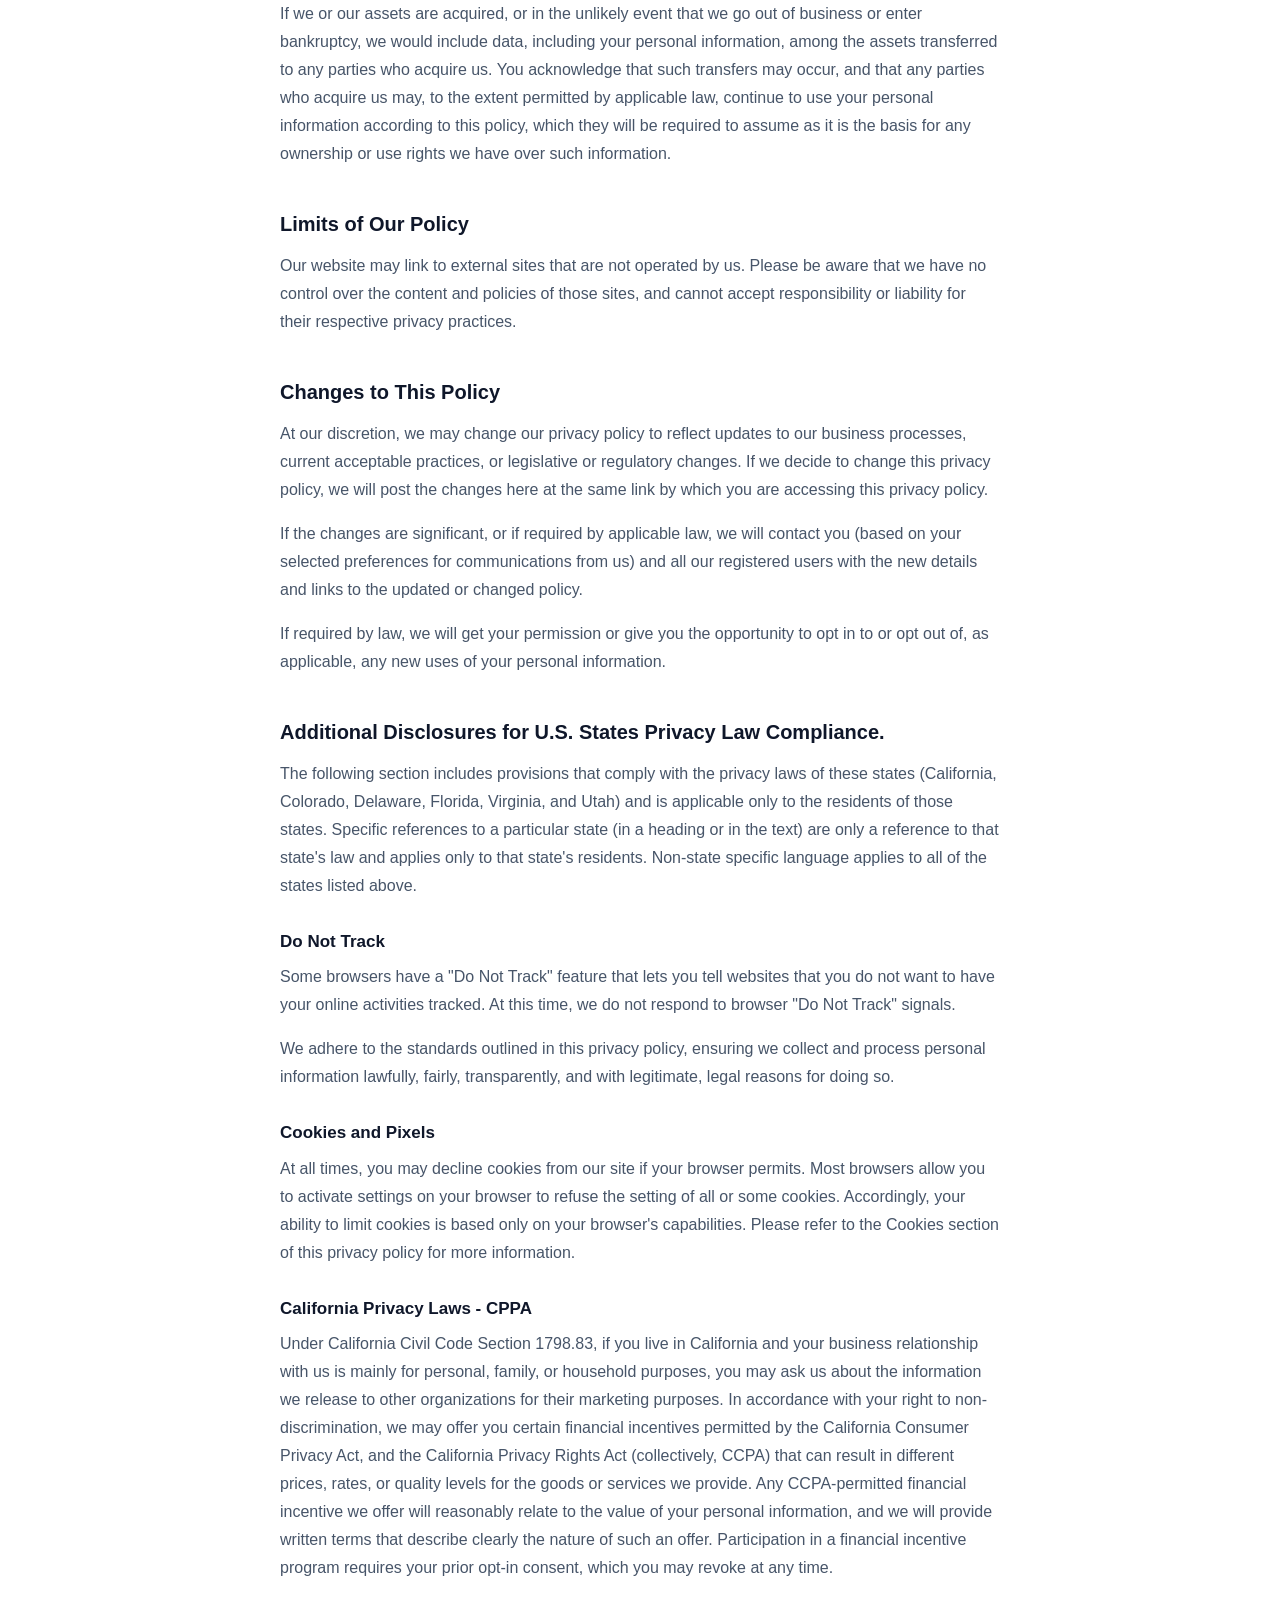
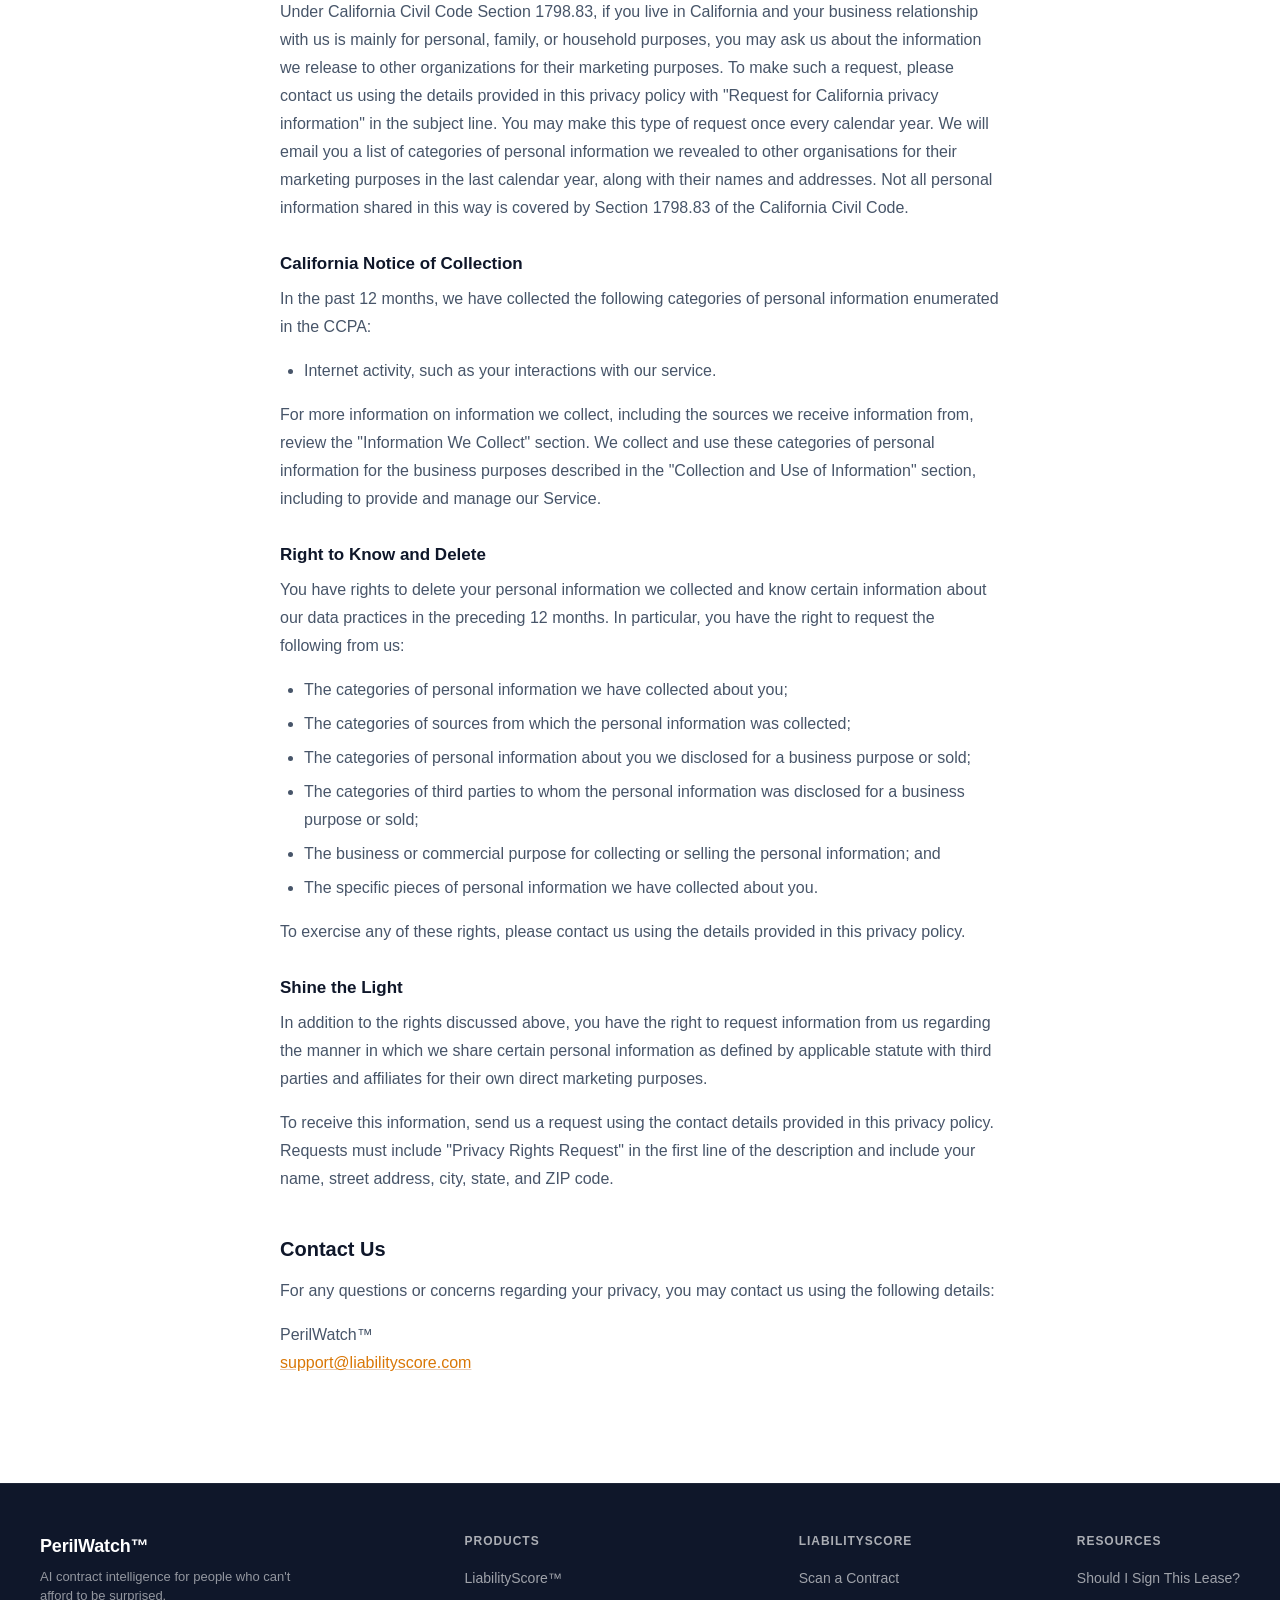
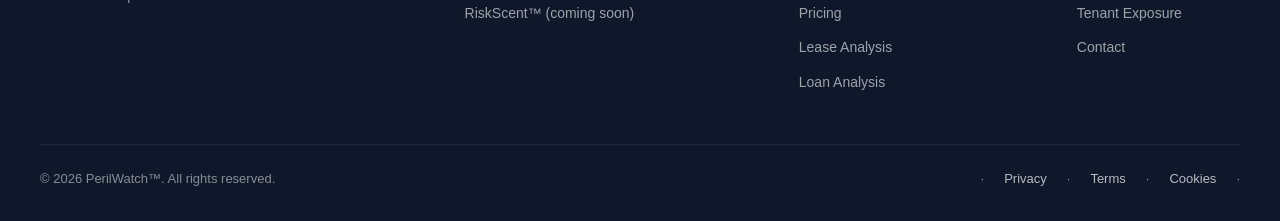
<file: privacy.html>
<!DOCTYPE html>
<html lang="en">
<head>
  <meta charset="UTF-8">
  <meta name="viewport" content="width=device-width, initial-scale=1.0">
  <title>Privacy Policy — PerilWatch™</title>
  <meta name="description" content="Privacy Policy for PerilWatch™. How we collect, use, and protect your personal information at perilwatch.com.">
  <link rel="canonical" href="https://perilwatch.com/privacy">
  <link rel="icon" href="/favicon.svg" type="image/svg+xml">
  <meta property="og:title" content="Privacy Policy — PerilWatch™">
  <meta property="og:url" content="https://perilwatch.com/privacy">
  <meta property="og:type" content="website">
  <meta property="og:site_name" content="PerilWatch™">
  <meta name="twitter:card" content="summary_large_image">
<!-- Google Tag Manager -->
<script>/*gtm-delay-interaction*/(function(w,d,s,l,i){w[l]=w[l]||[];var n=false;function g(){if(n)return;n=true;w[l].push({'gtm.start':new Date().getTime(),event:'gtm.js'});var f=d.getElementsByTagName(s)[0],j=d.createElement(s),dl=l!='dataLayer'?'&l='+l:'';j.async=true;j.src='https://www.googletagmanager.com/gtm.js?id='+i+dl;f.parentNode.insertBefore(j,f);}var e=['scroll','mousemove','touchstart','keydown','pointerdown','click'];function h(){e.forEach(function(x){w.removeEventListener(x,h,{passive:true});});g();}e.forEach(function(x){w.addEventListener(x,h,{passive:true});});w.addEventListener('load',function(){setTimeout(g,5000);});})(window,document,'script','dataLayer','GTM-TNNKFWLQ');</script>
<!-- End Google Tag Manager -->
  <link rel="stylesheet" href="./css/style.css">
</head>
<body>
<!-- Google Tag Manager (noscript) -->
<noscript><iframe src="https://www.googletagmanager.com/ns.html?id=GTM-TNNKFWLQ"
height="0" width="0" style="display:none;visibility:hidden"></iframe></noscript>
<!-- End Google Tag Manager (noscript) -->
  <a href="#main" class="skip-link">Skip to main content</a>

  <header class="site-header">
    <nav class="nav-container" aria-label="Main navigation">
      <a href="./" class="nav-logo" aria-label="PerilWatch — Home">
        <svg viewBox="0 0 32 32" fill="none" xmlns="http://www.w3.org/2000/svg" aria-hidden="true">
          <rect width="32" height="32" rx="7" fill="#1e293b"/>
          <ellipse cx="16" cy="16" rx="9.5" ry="6" stroke="#f59e0b" stroke-width="1.8" fill="none"/>
          <circle cx="16" cy="16" r="3" fill="#f59e0b"/>
          <line x1="6.5" y1="16" x2="10" y2="16" stroke="#f59e0b" stroke-width="1.5" stroke-linecap="round"/>
          <line x1="22" y1="16" x2="25.5" y2="16" stroke="#f59e0b" stroke-width="1.5" stroke-linecap="round"/>
        </svg>
        <span>PerilWatch™</span>
      </a>
      <button class="nav-toggle" aria-expanded="false" aria-controls="nav-menu" aria-label="Toggle navigation menu">
        <svg class="icon-menu" viewBox="0 0 24 24" fill="none" stroke="currentColor" stroke-width="2" stroke-linecap="round"><line x1="3" y1="6" x2="21" y2="6"/><line x1="3" y1="12" x2="21" y2="12"/><line x1="3" y1="18" x2="21" y2="18"/></svg>
        <svg class="icon-close" viewBox="0 0 24 24" fill="none" stroke="currentColor" stroke-width="2" stroke-linecap="round" style="display:none"><line x1="6" y1="6" x2="18" y2="18"/><line x1="6" y1="18" x2="18" y2="6"/></svg>
      </button>
      <ul class="nav-links" id="nav-menu">
        <li><a href="/#products">Products</a></li>
        <li><a href="/#how-it-works">How It Works</a></li>
        <li><a href="/#mission">Mission</a></li>
        <li><a href="https://liabilityscore.com/scan" class="nav-cta" target="_blank" rel="noopener noreferrer">Scan a Contract</a></li>
      </ul>
    </nav>
  </header>

  <main id="main">
    <div class="section">
      <div class="section-inner legal-content">

        <h1>Privacy Policy</h1>

        <p>Your privacy is important to us. It is PerilWatch™'s policy to respect your privacy and comply with any applicable law and regulation regarding any personal information we may collect about you, including across our website, <a href="https://perilwatch.com/">https://perilwatch.com/</a>, and other sites we own and operate.</p>
        <p>Personal information is any information about you which can be used to identify you. This includes information about you as a person (such as name, address, and date of birth), your devices, payment details, and even information about how you use a website or online service.</p>
        <p>In the event our site contains links to third-party sites and services, please be aware that those sites and services have their own privacy policies. After following a link to any third-party content, you should read their posted privacy policy information about how they collect and use personal information. This Privacy Policy does not apply to any of your activities after you leave our site.</p>
        <p>This policy is effective as of March 31, 2026</p>
        <p>Last updated: April 7, 2026</p>

        <h2>Information We Collect</h2>
        <p>Information we collect falls into one of two categories: "voluntarily provided" information and "automatically collected" information.</p>
        <p>"Voluntarily provided" information refers to any information you knowingly and actively provide us when using or participating in any of our services and promotions.</p>
        <p>"Automatically collected" information refers to any information automatically sent by your devices in the course of accessing our products and services.</p>

        <h3>Log Data</h3>
        <p>When you visit our website, our servers may automatically log the standard data provided by your web browser. It may include your device's Internet Protocol (IP) address, your browser type and version, the pages you visit, the time and date of your visit, the time spent on each page, and other details about your visit.</p>
        <p>Additionally, if you encounter certain errors while using the site, we may automatically collect data about the error and the circumstances surrounding its occurrence. This data may include technical details about your device, what you were trying to do when the error happened, and other technical information relating to the problem. You may or may not receive notice of such errors, even in the moment they occur, that they have occurred, or what the nature of the error is.</p>
        <p>Please be aware that while this information may not be personally identifying by itself, it may be possible to combine it with other data to personally identify individual persons.</p>

        <h2>Security of Your Personal Information</h2>
        <p>When we collect and process personal information, and while we retain this information, we will protect it within commercially acceptable means to prevent loss and theft, as well as unauthorised access, disclosure, copying, use or modification.</p>
        <p>Although we will do our best to protect the personal information you provide to us, we advise that no method of electronic transmission or storage is 100% secure and no one can guarantee absolute data security.</p>
        <p>You are responsible for selecting any password and its overall security strength, ensuring the security of your own information within the bounds of our services. For example, ensuring any passwords associated with accessing your personal information and accounts are secure and confidential.</p>

        <h2>How Long We Keep Your Personal Information</h2>
        <p>We keep your personal information only for as long as we need to. This time period may depend on what we are using your information for, in accordance with this privacy policy. For example, if you have provided us with personal information as part of creating an account with us, we may retain this information for the duration your account exists on our system. If your personal information is no longer required for this purpose, we will delete it or make it anonymous by removing all details that identify you.</p>
        <p>However, if necessary, we may retain your personal information for our compliance with a legal, accounting, or reporting obligation or for archiving purposes in the public interest, scientific, or historical research purposes or statistical purposes.</p>

        <h2>Children's Privacy</h2>
        <p>We do not aim any of our products or services directly at children under the age of 13 and we do not knowingly collect personal information about children under 13.</p>

        <h2>Disclosure of Personal Information to Third Parties</h2>
        <p>We may disclose personal information to:</p>
        <ul>
          <li>a parent, subsidiary or affiliate of our company</li>
          <li>third-party service providers for the purpose of enabling them to provide their services, including (without limitation) IT service providers, data storage, hosting and server providers, analytics, error loggers, debt collectors, maintenance or problem-solving providers, professional advisors, and payment systems operators</li>
          <li>our employees, contractors, and/or related entities</li>
          <li>our existing or potential agents or business partners</li>
          <li>credit reporting agencies, courts, tribunals, and regulatory authorities, in the event you fail to pay for goods or services we have provided to you</li>
          <li>courts, tribunals, regulatory authorities, and law enforcement officers, as required by law, in connection with any actual or prospective legal proceedings, or in order to establish, exercise, or defend our legal rights</li>
          <li>third parties, including agents or sub-contractors who assist us in providing information, products, services, or direct marketing to you</li>
          <li>third parties to collect and process data</li>
          <li>an entity that buys, or to which we transfer all or substantially all of our assets and business</li>
        </ul>
        <p>Third parties we currently use include:</p>
        <ul>
          <li>Google Analytics</li>
          <li>Meta Pixel</li>
        </ul>

        <h2>International Transfers of Personal Information</h2>
        <p>The personal information we collect is stored and/or processed in United States of America (the) or where we or our partners, affiliates, and third-party providers maintain facilities.</p>
        <p>The countries to which we store, process, or transfer your personal information may not have the same data protection laws as the country in which you initially provided the information. If we transfer your personal information to third parties in other countries: (i) we will perform those transfers in accordance with the requirements of applicable law; and (ii) we will protect the transferred personal information in accordance with this privacy policy.</p>

        <h2>Your Rights and Controlling Your Personal Information</h2>
        <p><strong>Your choice:</strong> By providing personal information to us, you understand we will collect, hold, use, and disclose your personal information in accordance with this privacy policy. You do not have to provide personal information to us, however, if you do not, it may affect your use of our website or the products and/or services offered on or through it.</p>
        <p><strong>Information from third parties:</strong> If we receive personal information about you from a third party, we will protect it as set out in this privacy policy. If you are a third party providing personal information about somebody else, you represent and warrant that you have such person's consent to provide the personal information to us.</p>
        <p><strong>Marketing permission:</strong> If you have previously agreed to us using your personal information for direct marketing purposes, you may change your mind at any time by contacting us using the details below.</p>
        <p><strong>Access:</strong> You may request details of the personal information that we hold about you.</p>
        <p><strong>Correction:</strong> If you believe that any information we hold about you is inaccurate, out of date, incomplete, irrelevant, or misleading, please contact us using the details provided in this privacy policy. We will take reasonable steps to correct any information found to be inaccurate, incomplete, misleading, or out of date.</p>
        <p><strong>Non-discrimination:</strong> We will not discriminate against you for exercising any of your rights over your personal information. Unless your personal information is required to provide you with a particular service or offer (for example providing user support), we will not deny you goods or services and/or charge you different prices or rates for goods or services, including through granting discounts or other benefits, or imposing penalties, or provide you with a different level or quality of goods or services.</p>
        <p><strong>Notification of data breaches:</strong> We will comply with laws applicable to us in respect of any data breach.</p>
        <p><strong>Complaints:</strong> If you believe that we have breached a relevant data protection law and wish to make a complaint, please contact us using the details below and provide us with full details of the alleged breach. We will promptly investigate your complaint and respond to you, in writing, setting out the outcome of our investigation and the steps we will take to deal with your complaint. You also have the right to contact a regulatory body or data protection authority in relation to your complaint.</p>
        <p><strong>Opt out of communications:</strong> You may opt out of receiving communications from us, including marketing and promotional messages, at any time. To do so, use the opt-out facilities provided in the communication. For example, you can click the "unsubscribe" link included in any marketing email we send you, reply "STOP" to any SMS messages we send you, visit <a href="https://perilwatch.com/">https://perilwatch.com/</a>, or contact us at directly using the contact information provided in this privacy policy. In certain cases, we may request additional information to verify your identity before processing your opt-out request.</p>
        <p>Please be aware that even if you opt out of communications, we may still contact you when necessary for non-promotional purposes, including, but not limited to, managing your account, responding to service inquiries, or providing important updates related to your use of our services.</p>

        <h2>Use of Cookies</h2>
        <p>We use "cookies" to collect information about you and your activity across our site. A cookie is a small piece of data that our website stores on your computer, and accesses each time you visit, so we can understand how you use our site. This helps us serve you content based on preferences you have specified.</p>
        <p>Please refer to our <a href="/cookies">Cookie Policy</a> for more information.</p>

        <h2>Business Transfers</h2>
        <p>If we or our assets are acquired, or in the unlikely event that we go out of business or enter bankruptcy, we would include data, including your personal information, among the assets transferred to any parties who acquire us. You acknowledge that such transfers may occur, and that any parties who acquire us may, to the extent permitted by applicable law, continue to use your personal information according to this policy, which they will be required to assume as it is the basis for any ownership or use rights we have over such information.</p>

        <h2>Limits of Our Policy</h2>
        <p>Our website may link to external sites that are not operated by us. Please be aware that we have no control over the content and policies of those sites, and cannot accept responsibility or liability for their respective privacy practices.</p>

        <h2>Changes to This Policy</h2>
        <p>At our discretion, we may change our privacy policy to reflect updates to our business processes, current acceptable practices, or legislative or regulatory changes. If we decide to change this privacy policy, we will post the changes here at the same link by which you are accessing this privacy policy.</p>
        <p>If the changes are significant, or if required by applicable law, we will contact you (based on your selected preferences for communications from us) and all our registered users with the new details and links to the updated or changed policy.</p>
        <p>If required by law, we will get your permission or give you the opportunity to opt in to or opt out of, as applicable, any new uses of your personal information.</p>

        <h2>Additional Disclosures for U.S. States Privacy Law Compliance.</h2>
        <p>The following section includes provisions that comply with the privacy laws of these states (California, Colorado, Delaware, Florida, Virginia, and Utah) and is applicable only to the residents of those states. Specific references to a particular state (in a heading or in the text) are only a reference to that state's law and applies only to that state's residents. Non-state specific language applies to all of the states listed above.</p>

        <h3>Do Not Track</h3>
        <p>Some browsers have a "Do Not Track" feature that lets you tell websites that you do not want to have your online activities tracked. At this time, we do not respond to browser "Do Not Track" signals.</p>
        <p>We adhere to the standards outlined in this privacy policy, ensuring we collect and process personal information lawfully, fairly, transparently, and with legitimate, legal reasons for doing so.</p>

        <h3>Cookies and Pixels</h3>
        <p>At all times, you may decline cookies from our site if your browser permits. Most browsers allow you to activate settings on your browser to refuse the setting of all or some cookies. Accordingly, your ability to limit cookies is based only on your browser's capabilities. Please refer to the Cookies section of this privacy policy for more information.</p>

        <h3>California Privacy Laws - CPPA</h3>
        <p>Under California Civil Code Section 1798.83, if you live in California and your business relationship with us is mainly for personal, family, or household purposes, you may ask us about the information we release to other organizations for their marketing purposes. In accordance with your right to non-discrimination, we may offer you certain financial incentives permitted by the California Consumer Privacy Act, and the California Privacy Rights Act (collectively, CCPA) that can result in different prices, rates, or quality levels for the goods or services we provide. Any CCPA-permitted financial incentive we offer will reasonably relate to the value of your personal information, and we will provide written terms that describe clearly the nature of such an offer. Participation in a financial incentive program requires your prior opt-in consent, which you may revoke at any time.</p>
        <p>Under California Civil Code Section 1798.83, if you live in California and your business relationship with us is mainly for personal, family, or household purposes, you may ask us about the information we release to other organizations for their marketing purposes. To make such a request, please contact us using the details provided in this privacy policy with "Request for California privacy information" in the subject line. You may make this type of request once every calendar year. We will email you a list of categories of personal information we revealed to other organisations for their marketing purposes in the last calendar year, along with their names and addresses. Not all personal information shared in this way is covered by Section 1798.83 of the California Civil Code.</p>

        <h3>California Notice of Collection</h3>
        <p>In the past 12 months, we have collected the following categories of personal information enumerated in the CCPA:</p>
        <ul>
          <li>Internet activity, such as your interactions with our service.</li>
        </ul>
        <p>For more information on information we collect, including the sources we receive information from, review the "Information We Collect" section. We collect and use these categories of personal information for the business purposes described in the "Collection and Use of Information" section, including to provide and manage our Service.</p>

        <h3>Right to Know and Delete</h3>
        <p>You have rights to delete your personal information we collected and know certain information about our data practices in the preceding 12 months. In particular, you have the right to request the following from us:</p>
        <ul>
          <li>The categories of personal information we have collected about you;</li>
          <li>The categories of sources from which the personal information was collected;</li>
          <li>The categories of personal information about you we disclosed for a business purpose or sold;</li>
          <li>The categories of third parties to whom the personal information was disclosed for a business purpose or sold;</li>
          <li>The business or commercial purpose for collecting or selling the personal information; and</li>
          <li>The specific pieces of personal information we have collected about you.</li>
        </ul>
        <p>To exercise any of these rights, please contact us using the details provided in this privacy policy.</p>

        <h3>Shine the Light</h3>
        <p>In addition to the rights discussed above, you have the right to request information from us regarding the manner in which we share certain personal information as defined by applicable statute with third parties and affiliates for their own direct marketing purposes.</p>
        <p>To receive this information, send us a request using the contact details provided in this privacy policy. Requests must include "Privacy Rights Request" in the first line of the description and include your name, street address, city, state, and ZIP code.</p>

        <h2>Contact Us</h2>
        <p>For any questions or concerns regarding your privacy, you may contact us using the following details:</p>
        <p>PerilWatch™<br>
        <a href="mailto:support@liabilityscore.com">support@liabilityscore.com</a></p>

      </div>
    </div>
  </main>

  <footer class="site-footer">
    <div class="footer-inner">
      <div class="footer-top">
        <div class="footer-brand">
          <div class="brand-name">PerilWatch™</div>
          <p class="brand-tagline">AI contract intelligence for people who can't afford to be surprised.</p>
        </div>
        <div class="footer-links-col">
          <p class="footer-col-heading">Products</p>
          <ul>
            <li><a href="https://liabilityscore.com" target="_blank" rel="noopener noreferrer">LiabilityScore™</a></li>
            <li><a href="https://riskscent.com" target="_blank" rel="noopener noreferrer">RiskScent™ (coming soon)</a></li>
          </ul>
        </div>
        <div class="footer-links-col">
          <p class="footer-col-heading">LiabilityScore</p>
          <ul>
            <li><a href="https://liabilityscore.com/scan" target="_blank" rel="noopener noreferrer">Scan a Contract</a></li>
            <li><a href="https://liabilityscore.com/pricing" target="_blank" rel="noopener noreferrer">Pricing</a></li>
            <li><a href="https://liabilityscore.com/leases" target="_blank" rel="noopener noreferrer">Lease Analysis</a></li>
            <li><a href="https://liabilityscore.com/loans" target="_blank" rel="noopener noreferrer">Loan Analysis</a></li>
          </ul>
        </div>
        <div class="footer-links-col">
          <p class="footer-col-heading">Resources</p>
          <ul>
            <li><a href="https://shouldisignthislease.com" target="_blank" rel="noopener noreferrer">Should I Sign This Lease?</a></li>
            <li><a href="https://tenantexposure.com" target="_blank" rel="noopener noreferrer">Tenant Exposure</a></li>
            <li><a href="https://liabilityscore.com/contact" target="_blank" rel="noopener noreferrer">Contact</a></li>
          </ul>
        </div>
      </div>
      <div class="footer-bottom">
        <span>&copy; 2026 PerilWatch™. All rights reserved.</span>
        <div class="footer-links-inline">
          &middot; <a href="/privacy" class="footer-legal-link">Privacy</a> &middot; <a href="/terms" class="footer-legal-link">Terms</a> &middot; <a href="/cookies" class="footer-legal-link">Cookies</a> &middot;
        </div>
      </div>
    </div>
  </footer>

  <script src="./js/main.js?v=2" defer></script>
</body>
</html>
</file>
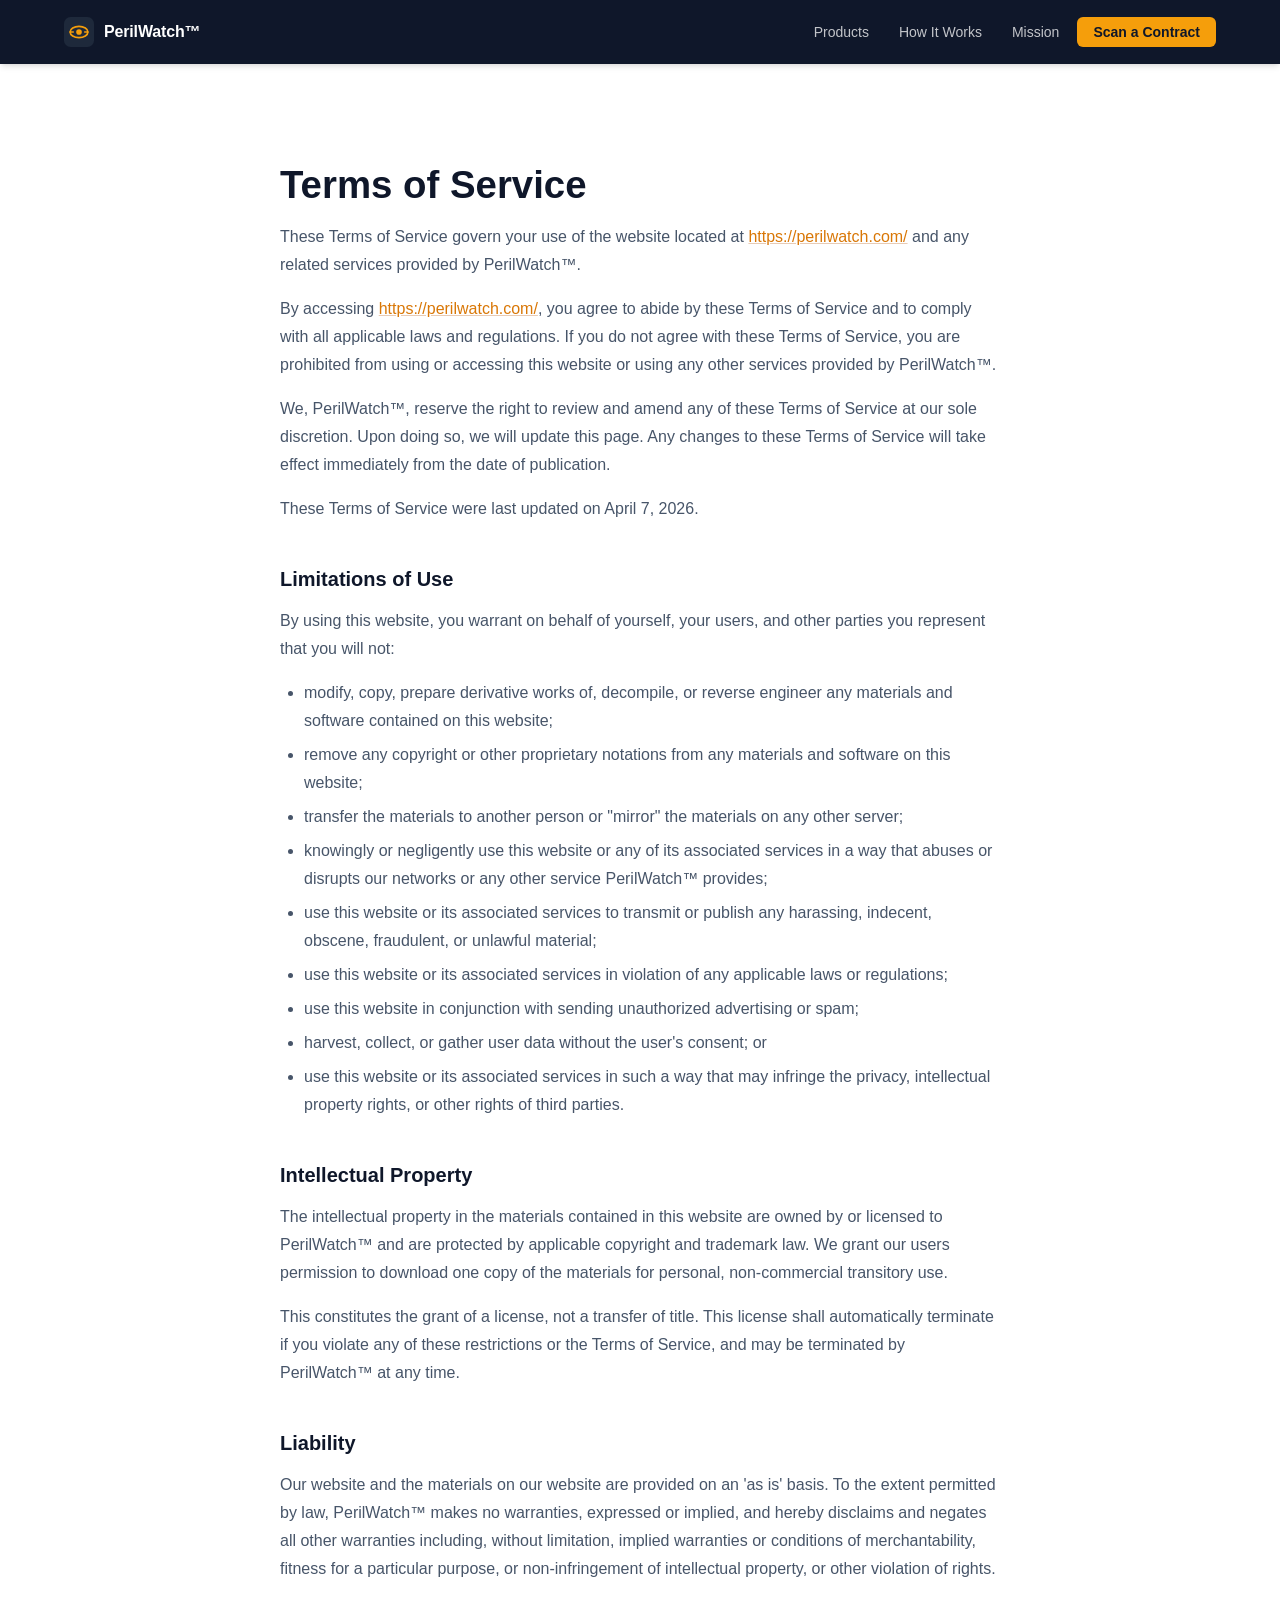
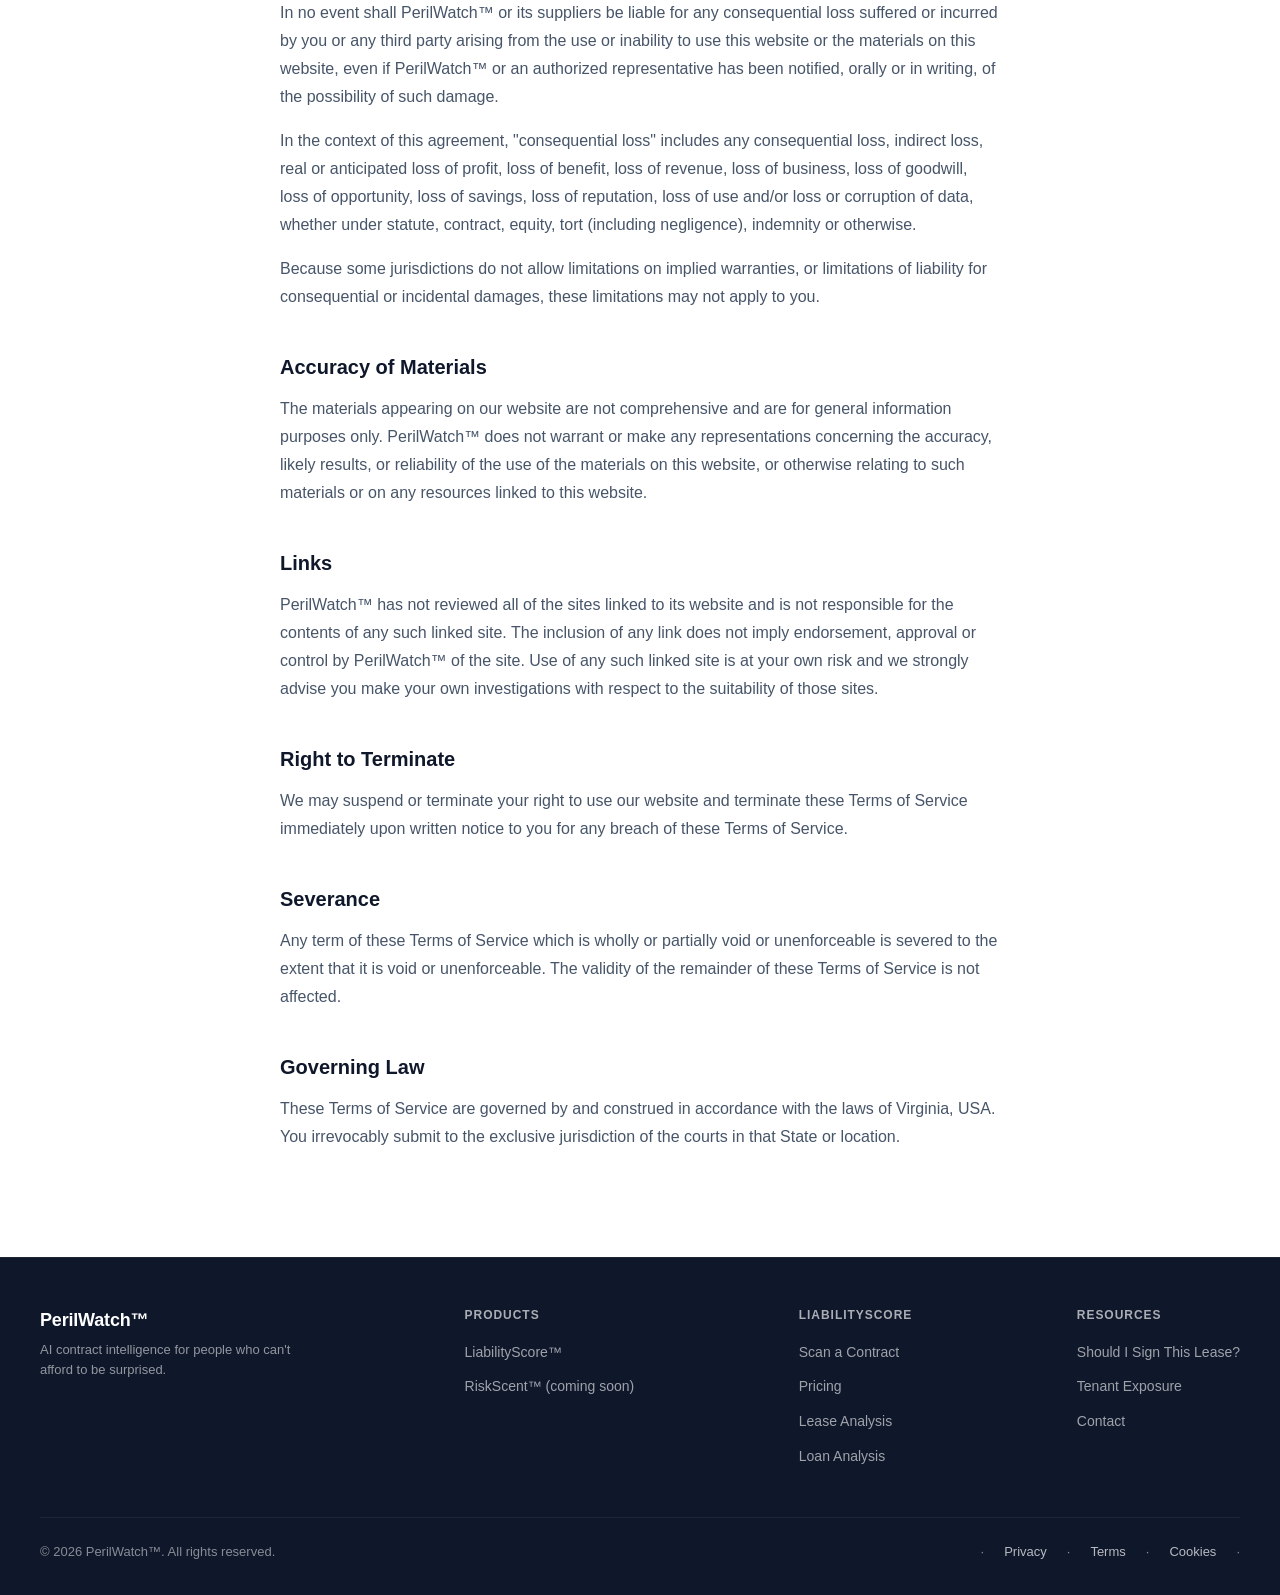
<file: terms.html>
<!DOCTYPE html>
<html lang="en">
<head>
  <meta charset="UTF-8">
  <meta name="viewport" content="width=device-width, initial-scale=1.0">
  <title>Terms of Service — PerilWatch™</title>
  <meta name="description" content="Terms of Service for PerilWatch™. The terms governing your use of perilwatch.com.">
  <link rel="canonical" href="https://perilwatch.com/terms">
  <link rel="icon" href="/favicon.svg" type="image/svg+xml">
  <meta property="og:title" content="Terms of Use — PerilWatch™">
  <meta property="og:url" content="https://perilwatch.com/terms">
  <meta property="og:type" content="website">
  <meta property="og:site_name" content="PerilWatch™">
  <meta name="twitter:card" content="summary_large_image">
<!-- Google Tag Manager -->
<script>/*gtm-delay-interaction*/(function(w,d,s,l,i){w[l]=w[l]||[];var n=false;function g(){if(n)return;n=true;w[l].push({'gtm.start':new Date().getTime(),event:'gtm.js'});var f=d.getElementsByTagName(s)[0],j=d.createElement(s),dl=l!='dataLayer'?'&l='+l:'';j.async=true;j.src='https://www.googletagmanager.com/gtm.js?id='+i+dl;f.parentNode.insertBefore(j,f);}var e=['scroll','mousemove','touchstart','keydown','pointerdown','click'];function h(){e.forEach(function(x){w.removeEventListener(x,h,{passive:true});});g();}e.forEach(function(x){w.addEventListener(x,h,{passive:true});});w.addEventListener('load',function(){setTimeout(g,5000);});})(window,document,'script','dataLayer','GTM-TNNKFWLQ');</script>
<!-- End Google Tag Manager -->
  <link rel="stylesheet" href="./css/style.css">
</head>
<body>
<!-- Google Tag Manager (noscript) -->
<noscript><iframe src="https://www.googletagmanager.com/ns.html?id=GTM-TNNKFWLQ"
height="0" width="0" style="display:none;visibility:hidden"></iframe></noscript>
<!-- End Google Tag Manager (noscript) -->
  <a href="#main" class="skip-link">Skip to main content</a>

  <header class="site-header">
    <nav class="nav-container" aria-label="Main navigation">
      <a href="./" class="nav-logo" aria-label="PerilWatch — Home">
        <svg viewBox="0 0 32 32" fill="none" xmlns="http://www.w3.org/2000/svg" aria-hidden="true">
          <rect width="32" height="32" rx="7" fill="#1e293b"/>
          <ellipse cx="16" cy="16" rx="9.5" ry="6" stroke="#f59e0b" stroke-width="1.8" fill="none"/>
          <circle cx="16" cy="16" r="3" fill="#f59e0b"/>
          <line x1="6.5" y1="16" x2="10" y2="16" stroke="#f59e0b" stroke-width="1.5" stroke-linecap="round"/>
          <line x1="22" y1="16" x2="25.5" y2="16" stroke="#f59e0b" stroke-width="1.5" stroke-linecap="round"/>
        </svg>
        <span>PerilWatch™</span>
      </a>
      <button class="nav-toggle" aria-expanded="false" aria-controls="nav-menu" aria-label="Toggle navigation menu">
        <svg class="icon-menu" viewBox="0 0 24 24" fill="none" stroke="currentColor" stroke-width="2" stroke-linecap="round"><line x1="3" y1="6" x2="21" y2="6"/><line x1="3" y1="12" x2="21" y2="12"/><line x1="3" y1="18" x2="21" y2="18"/></svg>
        <svg class="icon-close" viewBox="0 0 24 24" fill="none" stroke="currentColor" stroke-width="2" stroke-linecap="round" style="display:none"><line x1="6" y1="6" x2="18" y2="18"/><line x1="6" y1="18" x2="18" y2="6"/></svg>
      </button>
      <ul class="nav-links" id="nav-menu">
        <li><a href="/#products">Products</a></li>
        <li><a href="/#how-it-works">How It Works</a></li>
        <li><a href="/#mission">Mission</a></li>
        <li><a href="https://liabilityscore.com/scan" class="nav-cta" target="_blank" rel="noopener noreferrer">Scan a Contract</a></li>
      </ul>
    </nav>
  </header>

  <main id="main">
    <div class="section">
      <div class="section-inner legal-content">

        <h1>Terms of Service</h1>

        <p>These Terms of Service govern your use of the website located at <a href="https://perilwatch.com/">https://perilwatch.com/</a> and any related services provided by PerilWatch™.</p>
        <p>By accessing <a href="https://perilwatch.com/">https://perilwatch.com/</a>, you agree to abide by these Terms of Service and to comply with all applicable laws and regulations. If you do not agree with these Terms of Service, you are prohibited from using or accessing this website or using any other services provided by PerilWatch™.</p>
        <p>We, PerilWatch™, reserve the right to review and amend any of these Terms of Service at our sole discretion. Upon doing so, we will update this page. Any changes to these Terms of Service will take effect immediately from the date of publication.</p>
        <p>These Terms of Service were last updated on April 7, 2026.</p>

        <h2>Limitations of Use</h2>
        <p>By using this website, you warrant on behalf of yourself, your users, and other parties you represent that you will not:</p>
        <ul>
          <li>modify, copy, prepare derivative works of, decompile, or reverse engineer any materials and software contained on this website;</li>
          <li>remove any copyright or other proprietary notations from any materials and software on this website;</li>
          <li>transfer the materials to another person or "mirror" the materials on any other server;</li>
          <li>knowingly or negligently use this website or any of its associated services in a way that abuses or disrupts our networks or any other service PerilWatch™ provides;</li>
          <li>use this website or its associated services to transmit or publish any harassing, indecent, obscene, fraudulent, or unlawful material;</li>
          <li>use this website or its associated services in violation of any applicable laws or regulations;</li>
          <li>use this website in conjunction with sending unauthorized advertising or spam;</li>
          <li>harvest, collect, or gather user data without the user's consent; or</li>
          <li>use this website or its associated services in such a way that may infringe the privacy, intellectual property rights, or other rights of third parties.</li>
        </ul>

        <h2>Intellectual Property</h2>
        <p>The intellectual property in the materials contained in this website are owned by or licensed to PerilWatch™ and are protected by applicable copyright and trademark law. We grant our users permission to download one copy of the materials for personal, non-commercial transitory use.</p>
        <p>This constitutes the grant of a license, not a transfer of title. This license shall automatically terminate if you violate any of these restrictions or the Terms of Service, and may be terminated by PerilWatch™ at any time.</p>

        <h2>Liability</h2>
        <p>Our website and the materials on our website are provided on an 'as is' basis. To the extent permitted by law, PerilWatch™ makes no warranties, expressed or implied, and hereby disclaims and negates all other warranties including, without limitation, implied warranties or conditions of merchantability, fitness for a particular purpose, or non-infringement of intellectual property, or other violation of rights.</p>
        <p>In no event shall PerilWatch™ or its suppliers be liable for any consequential loss suffered or incurred by you or any third party arising from the use or inability to use this website or the materials on this website, even if PerilWatch™ or an authorized representative has been notified, orally or in writing, of the possibility of such damage.</p>
        <p>In the context of this agreement, "consequential loss" includes any consequential loss, indirect loss, real or anticipated loss of profit, loss of benefit, loss of revenue, loss of business, loss of goodwill, loss of opportunity, loss of savings, loss of reputation, loss of use and/or loss or corruption of data, whether under statute, contract, equity, tort (including negligence), indemnity or otherwise.</p>
        <p>Because some jurisdictions do not allow limitations on implied warranties, or limitations of liability for consequential or incidental damages, these limitations may not apply to you.</p>

        <h2>Accuracy of Materials</h2>
        <p>The materials appearing on our website are not comprehensive and are for general information purposes only. PerilWatch™ does not warrant or make any representations concerning the accuracy, likely results, or reliability of the use of the materials on this website, or otherwise relating to such materials or on any resources linked to this website.</p>

        <h2>Links</h2>
        <p>PerilWatch™ has not reviewed all of the sites linked to its website and is not responsible for the contents of any such linked site. The inclusion of any link does not imply endorsement, approval or control by PerilWatch™ of the site. Use of any such linked site is at your own risk and we strongly advise you make your own investigations with respect to the suitability of those sites.</p>

        <h2>Right to Terminate</h2>
        <p>We may suspend or terminate your right to use our website and terminate these Terms of Service immediately upon written notice to you for any breach of these Terms of Service.</p>

        <h2>Severance</h2>
        <p>Any term of these Terms of Service which is wholly or partially void or unenforceable is severed to the extent that it is void or unenforceable. The validity of the remainder of these Terms of Service is not affected.</p>

        <h2>Governing Law</h2>
        <p>These Terms of Service are governed by and construed in accordance with the laws of Virginia, USA. You irrevocably submit to the exclusive jurisdiction of the courts in that State or location.</p>

      </div>
    </div>
  </main>

  <footer class="site-footer">
    <div class="footer-inner">
      <div class="footer-top">
        <div class="footer-brand">
          <div class="brand-name">PerilWatch™</div>
          <p class="brand-tagline">AI contract intelligence for people who can't afford to be surprised.</p>
        </div>
        <div class="footer-links-col">
          <p class="footer-col-heading">Products</p>
          <ul>
            <li><a href="https://liabilityscore.com" target="_blank" rel="noopener noreferrer">LiabilityScore™</a></li>
            <li><a href="https://riskscent.com" target="_blank" rel="noopener noreferrer">RiskScent™ (coming soon)</a></li>
          </ul>
        </div>
        <div class="footer-links-col">
          <p class="footer-col-heading">LiabilityScore</p>
          <ul>
            <li><a href="https://liabilityscore.com/scan" target="_blank" rel="noopener noreferrer">Scan a Contract</a></li>
            <li><a href="https://liabilityscore.com/pricing" target="_blank" rel="noopener noreferrer">Pricing</a></li>
            <li><a href="https://liabilityscore.com/leases" target="_blank" rel="noopener noreferrer">Lease Analysis</a></li>
            <li><a href="https://liabilityscore.com/loans" target="_blank" rel="noopener noreferrer">Loan Analysis</a></li>
          </ul>
        </div>
        <div class="footer-links-col">
          <p class="footer-col-heading">Resources</p>
          <ul>
            <li><a href="https://shouldisignthislease.com" target="_blank" rel="noopener noreferrer">Should I Sign This Lease?</a></li>
            <li><a href="https://tenantexposure.com" target="_blank" rel="noopener noreferrer">Tenant Exposure</a></li>
            <li><a href="https://liabilityscore.com/contact" target="_blank" rel="noopener noreferrer">Contact</a></li>
          </ul>
        </div>
      </div>
      <div class="footer-bottom">
        <span>&copy; 2026 PerilWatch™. All rights reserved.</span>
        <div class="footer-links-inline">
          &middot; <a href="/privacy" class="footer-legal-link">Privacy</a> &middot; <a href="/terms" class="footer-legal-link">Terms</a> &middot; <a href="/cookies" class="footer-legal-link">Cookies</a> &middot;
        </div>
      </div>
    </div>
  </footer>

  <script src="./js/main.js?v=2" defer></script>
</body>
</html>
</file>
<file: css/style.css>
/* ===== RESET & BASE ===== */
*, *::before, *::after {
  box-sizing: border-box;
  margin: 0;
  padding: 0;
}

:root {
  --navy:        #0f172a;
  --navy-light:  #1e293b;
  --navy-mid:    #334155;
  --amber:       #f59e0b;
  --amber-hover: #fbbf24;
  --amber-dark:  #d97706;
  --amber-soft:  #fffbeb;
  --amber-border:#fcd34d;
  --amber-text:  #92400e;
  --white:       #ffffff;
  --gray-50:     #f8fafc;
  --gray-100:    #f1f5f9;
  --gray-200:    #e2e8f0;
  --gray-300:    #cbd5e1;
  --gray-400:    #94a3b8;
  --gray-500:    #64748b;
  --gray-600:    #475569;
  --gray-700:    #334155;
  --gray-800:    #1e293b;
  --gray-900:    #0f172a;
  --green-soft:  #f0fdf4;
  --green-border:#86efac;
  --green-text:  #166534;
  --teal:        #0d9488;
  --font-sans:   -apple-system, BlinkMacSystemFont, "Segoe UI", Roboto, "Helvetica Neue", Arial, sans-serif;
  --max-width:   1200px;
  --content-width: 780px;
  --shadow-sm:   0 1px 2px rgba(0,0,0,0.05);
  --shadow-md:   0 4px 6px -1px rgba(0,0,0,0.1), 0 2px 4px -2px rgba(0,0,0,0.1);
  --shadow-lg:   0 10px 15px -3px rgba(0,0,0,0.1), 0 4px 6px -4px rgba(0,0,0,0.1);
  --radius-sm:   6px;
  --radius-md:   10px;
  --radius-lg:   16px;
}

html {
  scroll-behavior: smooth;
  -webkit-text-size-adjust: 100%;
}

body {
  font-family: var(--font-sans);
  font-size: 16px;
  line-height: 1.6;
  color: var(--gray-800);
  background: var(--white);
  -webkit-font-smoothing: antialiased;
  -moz-osx-font-smoothing: grayscale;
}

img, svg { display: block; max-width: 100%; }

a {
  color: var(--amber-dark);
  text-decoration: none;
  transition: color 0.2s ease;
}
a:hover { color: var(--amber); }

/* ===== SKIP LINK ===== */
.skip-link {
  position: absolute;
  top: -40px;
  left: 0;
  background: var(--amber);
  color: var(--navy);
  padding: 8px 16px;
  z-index: 100;
  font-size: 14px;
  font-weight: 600;
}
.skip-link:focus { top: 0; }

/* ===== NAVIGATION ===== */
.site-header {
  background: var(--navy);
  position: sticky;
  top: 0;
  z-index: 50;
  box-shadow: var(--shadow-md);
}

.nav-container {
  max-width: var(--max-width);
  margin: 0 auto;
  padding: 0 24px;
  display: flex;
  align-items: center;
  justify-content: space-between;
  height: 64px;
}

.nav-logo {
  display: flex;
  align-items: center;
  gap: 10px;
  color: var(--white);
  font-weight: 800;
  font-size: 16px;
  letter-spacing: -0.01em;
  text-decoration: none;
  white-space: nowrap;
}
.nav-logo:hover { color: var(--amber); }
.nav-logo svg { width: 30px; height: 30px; flex-shrink: 0; }
.nav-logo .logo-tag {
  font-size: 11px;
  font-weight: 500;
  color: var(--amber);
  letter-spacing: 0.08em;
  text-transform: uppercase;
  margin-left: 2px;
  margin-top: 1px;
}

.nav-links {
  display: flex;
  align-items: center;
  gap: 6px;
  list-style: none;
}
.nav-links a {
  color: rgba(255,255,255,0.75);
  font-size: 14px;
  font-weight: 500;
  padding: 6px 12px;
  border-radius: var(--radius-sm);
  transition: color 0.2s, background 0.2s;
  text-decoration: none;
  white-space: nowrap;
}
.nav-links a:hover,
.nav-links a.active {
  color: var(--white);
  background: rgba(255,255,255,0.1);
}
.nav-links .nav-cta {
  background: var(--amber);
  color: var(--navy) !important;
  font-weight: 700;
  padding: 7px 16px;
}
.nav-links .nav-cta:hover {
  background: var(--amber-hover);
  color: var(--navy) !important;
}

.nav-toggle {
  display: none;
  background: none;
  border: none;
  cursor: pointer;
  padding: 8px;
  color: var(--white);
}
.nav-toggle svg { width: 24px; height: 24px; }
.nav-toggle .icon-close { display: none; }
.nav-toggle[aria-expanded="true"] .icon-menu { display: none; }
.nav-toggle[aria-expanded="true"] .icon-close { display: block; }

/* ===== HERO ===== */
.hero {
  background: linear-gradient(135deg, var(--navy) 0%, #1a2744 60%, var(--navy-light) 100%);
  color: var(--white);
  padding: clamp(72px, 11vw, 130px) 24px;
  text-align: center;
  position: relative;
  overflow: hidden;
}

.hero::before {
  content: '';
  position: absolute;
  inset: 0;
  background: radial-gradient(ellipse at 60% 40%, rgba(245,158,11,0.08) 0%, transparent 65%);
  pointer-events: none;
}

.hero-inner {
  max-width: 860px;
  margin: 0 auto;
  position: relative;
}

.hero-eyebrow {
  display: inline-flex;
  align-items: center;
  gap: 8px;
  background: rgba(245,158,11,0.15);
  border: 1px solid rgba(245,158,11,0.3);
  color: var(--amber);
  font-size: 12px;
  font-weight: 700;
  letter-spacing: 0.1em;
  text-transform: uppercase;
  padding: 6px 14px;
  border-radius: 100px;
  margin-bottom: 28px;
}
.hero-eyebrow svg { width: 14px; height: 14px; flex-shrink: 0; }

.hero h1 {
  font-size: clamp(30px, 5.5vw, 58px);
  font-weight: 800;
  line-height: 1.1;
  letter-spacing: -0.03em;
  margin-bottom: 20px;
}
.hero h1 em {
  font-style: normal;
  color: var(--amber);
}

.hero .subtitle {
  font-size: clamp(16px, 2.2vw, 21px);
  color: rgba(255,255,255,0.72);
  line-height: 1.55;
  max-width: 680px;
  margin: 0 auto 36px;
}

.hero-cta-group {
  display: flex;
  align-items: center;
  justify-content: center;
  gap: 14px;
  flex-wrap: wrap;
}

.btn-primary {
  display: inline-block;
  background: var(--amber);
  color: var(--navy);
  font-size: 16px;
  font-weight: 700;
  padding: 15px 36px;
  border-radius: var(--radius-md);
  text-decoration: none;
  transition: background 0.2s, transform 0.15s;
  box-shadow: 0 4px 18px rgba(245,158,11,0.35);
}
.btn-primary:hover {
  background: var(--amber-hover);
  transform: translateY(-1px);
  color: var(--navy);
}

.btn-ghost {
  display: inline-block;
  color: rgba(255,255,255,0.8);
  font-size: 15px;
  font-weight: 500;
  padding: 14px 28px;
  border-radius: var(--radius-md);
  border: 1px solid rgba(255,255,255,0.2);
  text-decoration: none;
  transition: border-color 0.2s, color 0.2s;
}
.btn-ghost:hover {
  border-color: rgba(255,255,255,0.5);
  color: var(--white);
}

.hero-trust {
  margin-top: 40px;
  font-size: 13px;
  color: rgba(255,255,255,0.45);
  display: flex;
  align-items: center;
  justify-content: center;
  gap: 6px;
}
.hero-trust svg { width: 14px; height: 14px; flex-shrink: 0; }

/* ===== SECTIONS ===== */
.section {
  padding: clamp(56px, 7vw, 96px) 24px;
}
.section--alt   { background: var(--gray-50); }
.section--dark  { background: var(--navy); color: var(--white); }
.section--amber { background: linear-gradient(135deg, var(--amber-dark) 0%, var(--amber) 100%); color: var(--navy); }

.section-inner {
  max-width: var(--max-width);
  margin: 0 auto;
}

.section-label {
  font-size: 11px;
  font-weight: 700;
  letter-spacing: 0.12em;
  text-transform: uppercase;
  color: var(--amber-text);
  margin-bottom: 10px;
}
.section--dark .section-label { color: var(--amber); }

.section-title {
  font-size: clamp(24px, 3.2vw, 36px);
  font-weight: 800;
  color: var(--gray-900);
  letter-spacing: -0.02em;
  margin-bottom: 14px;
  line-height: 1.15;
}
.section--dark .section-title { color: var(--white); }

.section-subtitle {
  font-size: 17px;
  color: var(--gray-500);
  max-width: 640px;
  margin-bottom: 48px;
  line-height: 1.6;
}
.section--dark .section-subtitle { color: rgba(255,255,255,0.6); }

/* ===== PROBLEM STRIP ===== */
.problem-strip {
  background: var(--navy-light);
  padding: clamp(32px, 4vw, 52px) 24px;
}
.problem-grid {
  max-width: var(--max-width);
  margin: 0 auto;
  display: grid;
  grid-template-columns: repeat(auto-fit, minmax(240px, 1fr));
  gap: 0;
}
.problem-item {
  padding: 28px 32px;
  border-right: 1px solid rgba(255,255,255,0.06);
  color: var(--white);
}
.problem-item:last-child { border-right: none; }
.problem-stat {
  font-size: 40px;
  font-weight: 800;
  color: var(--amber);
  letter-spacing: -0.03em;
  line-height: 1;
  margin-bottom: 6px;
}
.problem-desc {
  font-size: 14px;
  color: rgba(255,255,255,0.6);
  line-height: 1.5;
}

/* ===== PRODUCTS ===== */
.products-grid {
  display: grid;
  grid-template-columns: repeat(auto-fit, minmax(320px, 1fr));
  gap: 28px;
  margin-top: 8px;
}

.product-card {
  background: var(--white);
  border: 1px solid var(--gray-200);
  border-radius: var(--radius-lg);
  padding: 36px;
  box-shadow: var(--shadow-sm);
  transition: box-shadow 0.2s, transform 0.2s;
  position: relative;
}
.product-card:hover {
  box-shadow: var(--shadow-lg);
  transform: translateY(-2px);
}
.product-card--flagship {
  border-color: var(--amber);
  box-shadow: 0 0 0 1px var(--amber), var(--shadow-md);
}
.product-card--flagship:hover {
  box-shadow: 0 0 0 1px var(--amber-hover), var(--shadow-lg);
}
.product-card--coming-soon {
  opacity: 0.9;
}

.product-badge {
  display: inline-flex;
  align-items: center;
  gap: 5px;
  font-size: 11px;
  font-weight: 700;
  letter-spacing: 0.08em;
  text-transform: uppercase;
  padding: 4px 10px;
  border-radius: 100px;
  margin-bottom: 20px;
}
.product-badge--flagship {
  background: var(--amber-soft);
  color: var(--amber-text);
  border: 1px solid var(--amber-border);
}
.product-badge--soon {
  background: var(--gray-100);
  color: var(--gray-700);
  border: 1px solid var(--gray-200);
}

.product-icon {
  width: 52px;
  height: 52px;
  border-radius: var(--radius-md);
  display: flex;
  align-items: center;
  justify-content: center;
  margin-bottom: 18px;
}
.product-icon--flagship { background: var(--amber-soft); }
.product-icon--soon     { background: var(--gray-100); }
.product-icon svg { width: 28px; height: 28px; }

.product-name {
  font-size: 22px;
  font-weight: 800;
  color: var(--gray-900);
  letter-spacing: -0.01em;
  margin-bottom: 4px;
}
.product-domain {
  font-size: 13px;
  color: var(--gray-600);
  margin-bottom: 14px;
}
.product-desc {
  font-size: 15px;
  color: var(--gray-600);
  line-height: 1.65;
  margin-bottom: 24px;
}

.product-features {
  list-style: none;
  margin-bottom: 28px;
}
.product-features li {
  display: flex;
  align-items: flex-start;
  gap: 10px;
  font-size: 14px;
  color: var(--gray-600);
  margin-bottom: 10px;
}
.product-features li svg {
  width: 16px;
  height: 16px;
  flex-shrink: 0;
  margin-top: 2px;
  color: var(--teal);
}
.product-card--coming-soon .product-features li svg { color: var(--gray-300); }

.btn-product {
  display: inline-block;
  width: 100%;
  text-align: center;
  font-size: 15px;
  font-weight: 700;
  padding: 13px 24px;
  border-radius: var(--radius-md);
  text-decoration: none;
  transition: background 0.2s, transform 0.15s, color 0.2s;
}
.btn-product--flagship {
  background: var(--amber);
  color: var(--navy);
  box-shadow: 0 3px 12px rgba(245,158,11,0.3);
}
.btn-product--flagship:hover {
  background: var(--amber-hover);
  color: var(--navy);
  transform: translateY(-1px);
}
.btn-product--soon {
  background: var(--gray-100);
  color: var(--gray-600);
  cursor: default;
  pointer-events: none;
}

/* ===== HOW IT WORKS ===== */
.steps-grid {
  display: grid;
  grid-template-columns: repeat(auto-fit, minmax(220px, 1fr));
  gap: 0;
  position: relative;
}
.steps-grid::before {
  content: '';
  position: absolute;
  top: 36px;
  left: 15%;
  right: 15%;
  height: 2px;
  background: linear-gradient(90deg, var(--amber) 0%, var(--amber-dark) 100%);
  opacity: 0.2;
}

.step-item {
  padding: 0 24px;
  text-align: center;
}
.step-number {
  width: 72px;
  height: 72px;
  background: var(--navy);
  color: var(--amber);
  font-size: 24px;
  font-weight: 800;
  border-radius: 50%;
  display: flex;
  align-items: center;
  justify-content: center;
  margin: 0 auto 20px;
  border: 3px solid var(--amber);
  position: relative;
  z-index: 1;
}
.step-title {
  font-size: 17px;
  font-weight: 700;
  color: var(--gray-900);
  margin-bottom: 10px;
}
.step-desc {
  font-size: 14px;
  color: var(--gray-500);
  line-height: 1.6;
}

/* ===== WHO IT'S FOR ===== */
.audience-grid {
  display: grid;
  grid-template-columns: repeat(auto-fit, minmax(240px, 1fr));
  gap: 20px;
}
.audience-card {
  background: rgba(255,255,255,0.05);
  border: 1px solid rgba(255,255,255,0.1);
  border-radius: var(--radius-md);
  padding: 28px;
  transition: background 0.2s, border-color 0.2s;
}
.audience-card:hover {
  background: rgba(255,255,255,0.08);
  border-color: rgba(245,158,11,0.3);
}
.audience-icon {
  font-size: 32px;
  margin-bottom: 14px;
  line-height: 1;
}
.audience-title {
  font-size: 17px;
  font-weight: 700;
  color: var(--white);
  margin-bottom: 8px;
}
.audience-desc {
  font-size: 14px;
  color: rgba(255,255,255,0.55);
  line-height: 1.6;
}

/* ===== MISSION SECTION ===== */
.mission-block {
  max-width: 780px;
  margin: 0 auto;
  text-align: center;
}
.mission-quote {
  font-size: clamp(20px, 2.8vw, 28px);
  font-weight: 700;
  color: var(--gray-900);
  line-height: 1.4;
  letter-spacing: -0.01em;
  margin-bottom: 20px;
}
.mission-quote em {
  font-style: normal;
  color: var(--amber-dark);
}
.mission-body {
  font-size: 16px;
  color: var(--gray-600);
  line-height: 1.75;
}

/* ===== CTA BANNER ===== */
.cta-banner {
  background: linear-gradient(135deg, var(--navy) 0%, #1a2744 100%);
  padding: clamp(56px, 7vw, 96px) 24px;
  text-align: center;
  position: relative;
  overflow: hidden;
}
.cta-banner::before {
  content: '';
  position: absolute;
  inset: 0;
  background: radial-gradient(ellipse at 50% 80%, rgba(245,158,11,0.12) 0%, transparent 60%);
  pointer-events: none;
}
.cta-banner-inner { position: relative; }
.cta-banner h2 {
  font-size: clamp(26px, 4vw, 44px);
  font-weight: 800;
  color: var(--white);
  letter-spacing: -0.02em;
  margin-bottom: 14px;
}
.cta-banner p {
  font-size: 17px;
  color: rgba(255,255,255,0.65);
  max-width: 560px;
  margin: 0 auto 36px;
  line-height: 1.6;
}

/* ===== FOOTER ===== */
.site-footer {
  background: var(--navy);
  border-top: 1px solid rgba(255,255,255,0.06);
  padding: 48px 24px 32px;
  color: rgba(255,255,255,0.5);
}
.footer-inner {
  max-width: var(--max-width);
  margin: 0 auto;
}
.footer-top {
  display: flex;
  align-items: flex-start;
  justify-content: space-between;
  gap: 40px;
  flex-wrap: wrap;
  margin-bottom: 40px;
}
.footer-brand .brand-name {
  font-size: 18px;
  font-weight: 800;
  color: var(--white);
  letter-spacing: -0.01em;
  margin-bottom: 6px;
}
.footer-brand .brand-tagline {
  font-size: 13px;
  color: rgba(255,255,255,0.55);
  max-width: 260px;
  line-height: 1.5;
}
.footer-links-col .footer-col-heading {
  font-size: 12px;
  font-weight: 700;
  letter-spacing: 0.08em;
  text-transform: uppercase;
  color: rgba(255,255,255,0.65);
  margin-bottom: 14px;
}
.footer-links-col ul { list-style: none; }
.footer-links-col li { margin-bottom: 9px; }
.footer-links-col a {
  font-size: 14px;
  color: rgba(255,255,255,0.6);
  text-decoration: none;
  transition: color 0.2s;
}
.footer-links-col a:hover { color: var(--amber); }
.footer-bottom {
  border-top: 1px solid rgba(255,255,255,0.06);
  padding-top: 24px;
  display: flex;
  align-items: center;
  justify-content: space-between;
  flex-wrap: wrap;
  gap: 12px;
  font-size: 13px;
}
.footer-bottom a {
  color: rgba(255,255,255,0.4);
  text-decoration: none;
  transition: color 0.2s;
}
.footer-bottom a:hover { color: var(--amber); }

.footer-legal-link {
  color: rgba(255,255,255,0.7) !important;
  text-decoration: underline;
  text-decoration-color: rgba(255,255,255,0.3);
}
.footer-links-inline {
  display: flex;
  gap: 20px;
}

/* ===== NOTIFY FORM (RiskScent waitlist) ===== */
.notify-form {
  margin-top: 8px;
}
.notify-row {
  display: flex;
  flex-direction: column;
  gap: 10px;
}
.notify-input {
  width: 100%;
  padding: 13px 16px;
  font-size: 15px;
  font-family: var(--font-sans);
  border: 1.5px solid var(--gray-200);
  border-radius: var(--radius-md);
  background: var(--white);
  color: var(--gray-900);
  transition: border-color 0.2s, box-shadow 0.2s;
  outline: none;
}
.notify-input:focus {
  border-color: var(--amber);
  box-shadow: 0 0 0 3px rgba(245,158,11,0.15);
}
.notify-input::placeholder { color: var(--gray-400); }
.notify-btn {
  width: 100%;
  padding: 13px 24px;
  font-size: 15px;
  font-weight: 700;
  font-family: var(--font-sans);
  background: var(--navy);
  color: var(--white);
  border: none;
  border-radius: var(--radius-md);
  cursor: pointer;
  transition: background 0.2s;
}
.notify-btn:hover { background: var(--navy-mid); }
.notify-btn:disabled { opacity: 0.6; cursor: default; }
.notify-status {
  margin-top: 10px;
  font-size: 13px;
  line-height: 1.5;
  min-height: 20px;
}
.notify-status.success { color: var(--green-text); }
.notify-status.error   { color: #dc2626; }

/* ===== RESPONSIVE ===== */
@media (max-width: 768px) {
  .nav-links {
    display: none;
    position: absolute;
    top: 64px;
    left: 0;
    right: 0;
    background: var(--navy-light);
    flex-direction: column;
    align-items: flex-start;
    padding: 16px;
    gap: 4px;
    box-shadow: var(--shadow-lg);
    border-top: 1px solid rgba(255,255,255,0.08);
  }
  .nav-links.open { display: flex; }
  .nav-links li { width: 100%; }
  .nav-links a { display: block; width: 100%; padding: 10px 14px; }
  .nav-toggle { display: flex; }

  .problem-item { border-right: none; border-bottom: 1px solid rgba(255,255,255,0.06); }
  .problem-item:last-child { border-bottom: none; }

  .steps-grid::before { display: none; }
  .step-item { padding: 0 12px 32px; }

  .hero-cta-group { flex-direction: column; align-items: center; }
  .btn-ghost, .btn-primary { width: 100%; max-width: 340px; text-align: center; }

  .footer-top { flex-direction: column; gap: 32px; }
  .footer-bottom { flex-direction: column; text-align: center; }
  .footer-links-inline { justify-content: center; }

  .score-bands-mini { grid-template-columns: 1fr; }
}

@media (max-width: 480px) {
  .products-grid { grid-template-columns: 1fr; }
  .audience-grid { grid-template-columns: 1fr; }
}

/* ===== LEGAL PAGES ===== */
.legal-content {
  max-width: 720px;
}
.legal-content h1 {
  font-size: clamp(1.75rem, 3vw, 2.5rem);
  font-weight: 800;
  margin-bottom: 0.5rem;
  color: var(--navy);
}
.legal-content .effective-date {
  color: var(--gray-400);
  font-size: 0.875rem;
  margin-bottom: 2rem;
}
.legal-content h2 {
  font-size: 1.25rem;
  font-weight: 700;
  color: var(--navy);
  margin-top: 2.5rem;
  margin-bottom: 0.75rem;
}
.legal-content h3 {
  font-size: 1.0625rem;
  font-weight: 700;
  color: var(--navy);
  margin-top: 1.75rem;
  margin-bottom: 0.5rem;
}
.legal-content p {
  color: var(--gray-600);
  line-height: 1.75;
  margin-bottom: 1rem;
}
.legal-content a {
  color: var(--amber-dark);
  text-decoration: underline;
  text-decoration-color: rgba(180,83,9,0.3);
}
.legal-content a:hover {
  text-decoration-color: var(--amber-dark);
}
.legal-content ul {
  margin: 0 0 1rem 1.5rem;
  color: var(--gray-600);
  line-height: 1.75;
}
.legal-content ul li {
  margin-bottom: 0.375rem;
}
</file>
